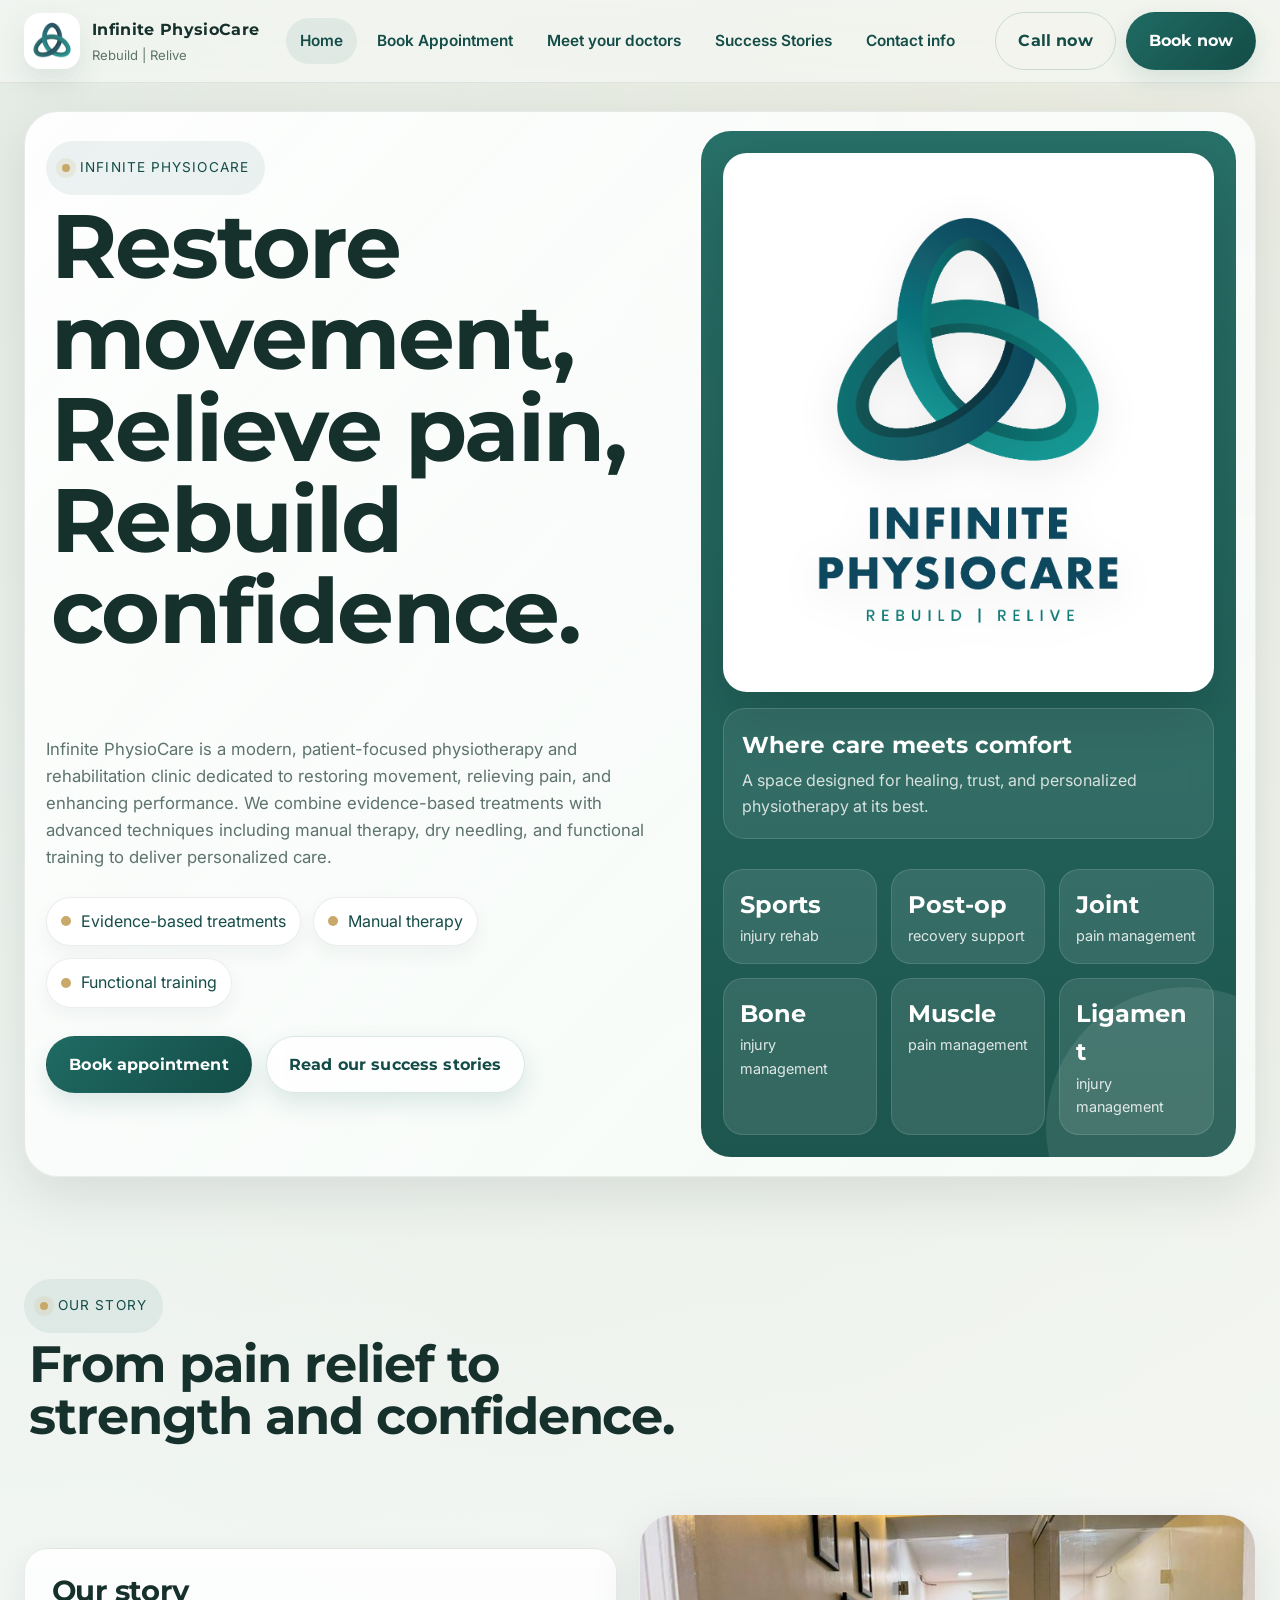
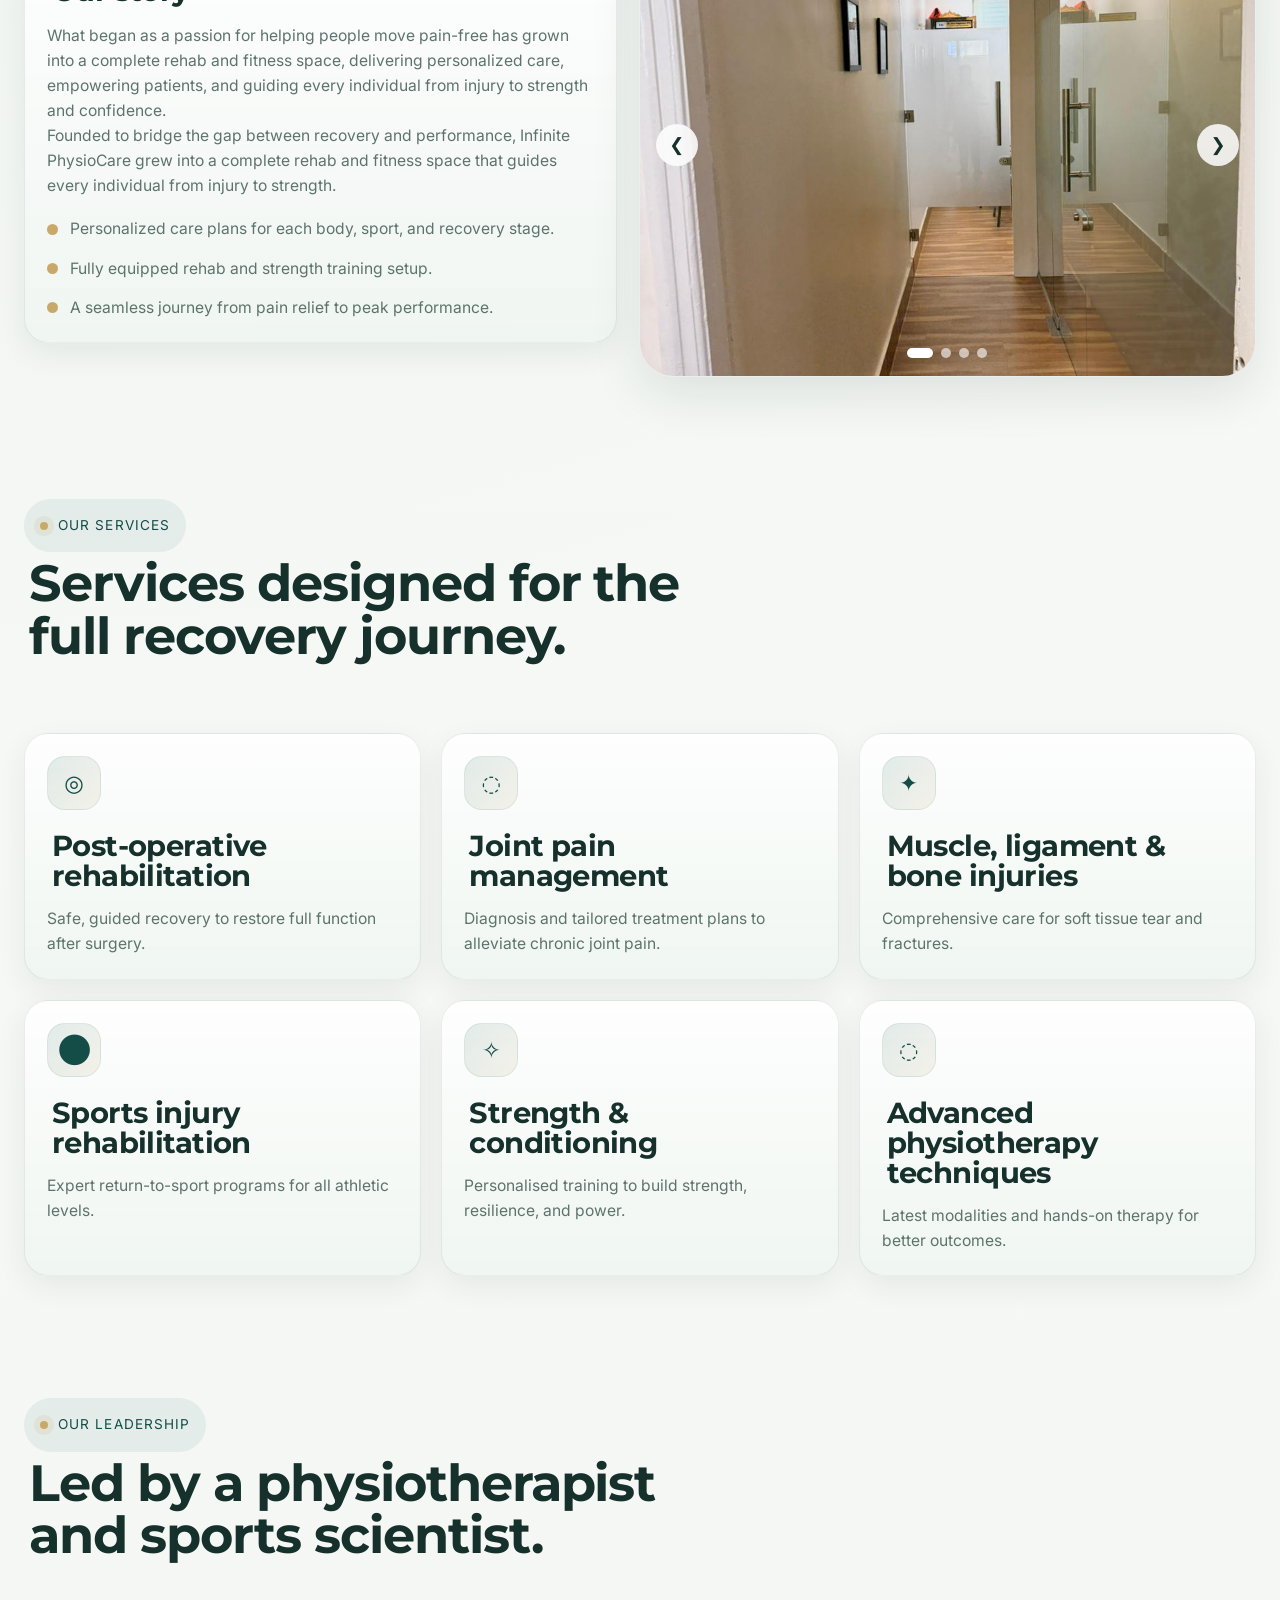
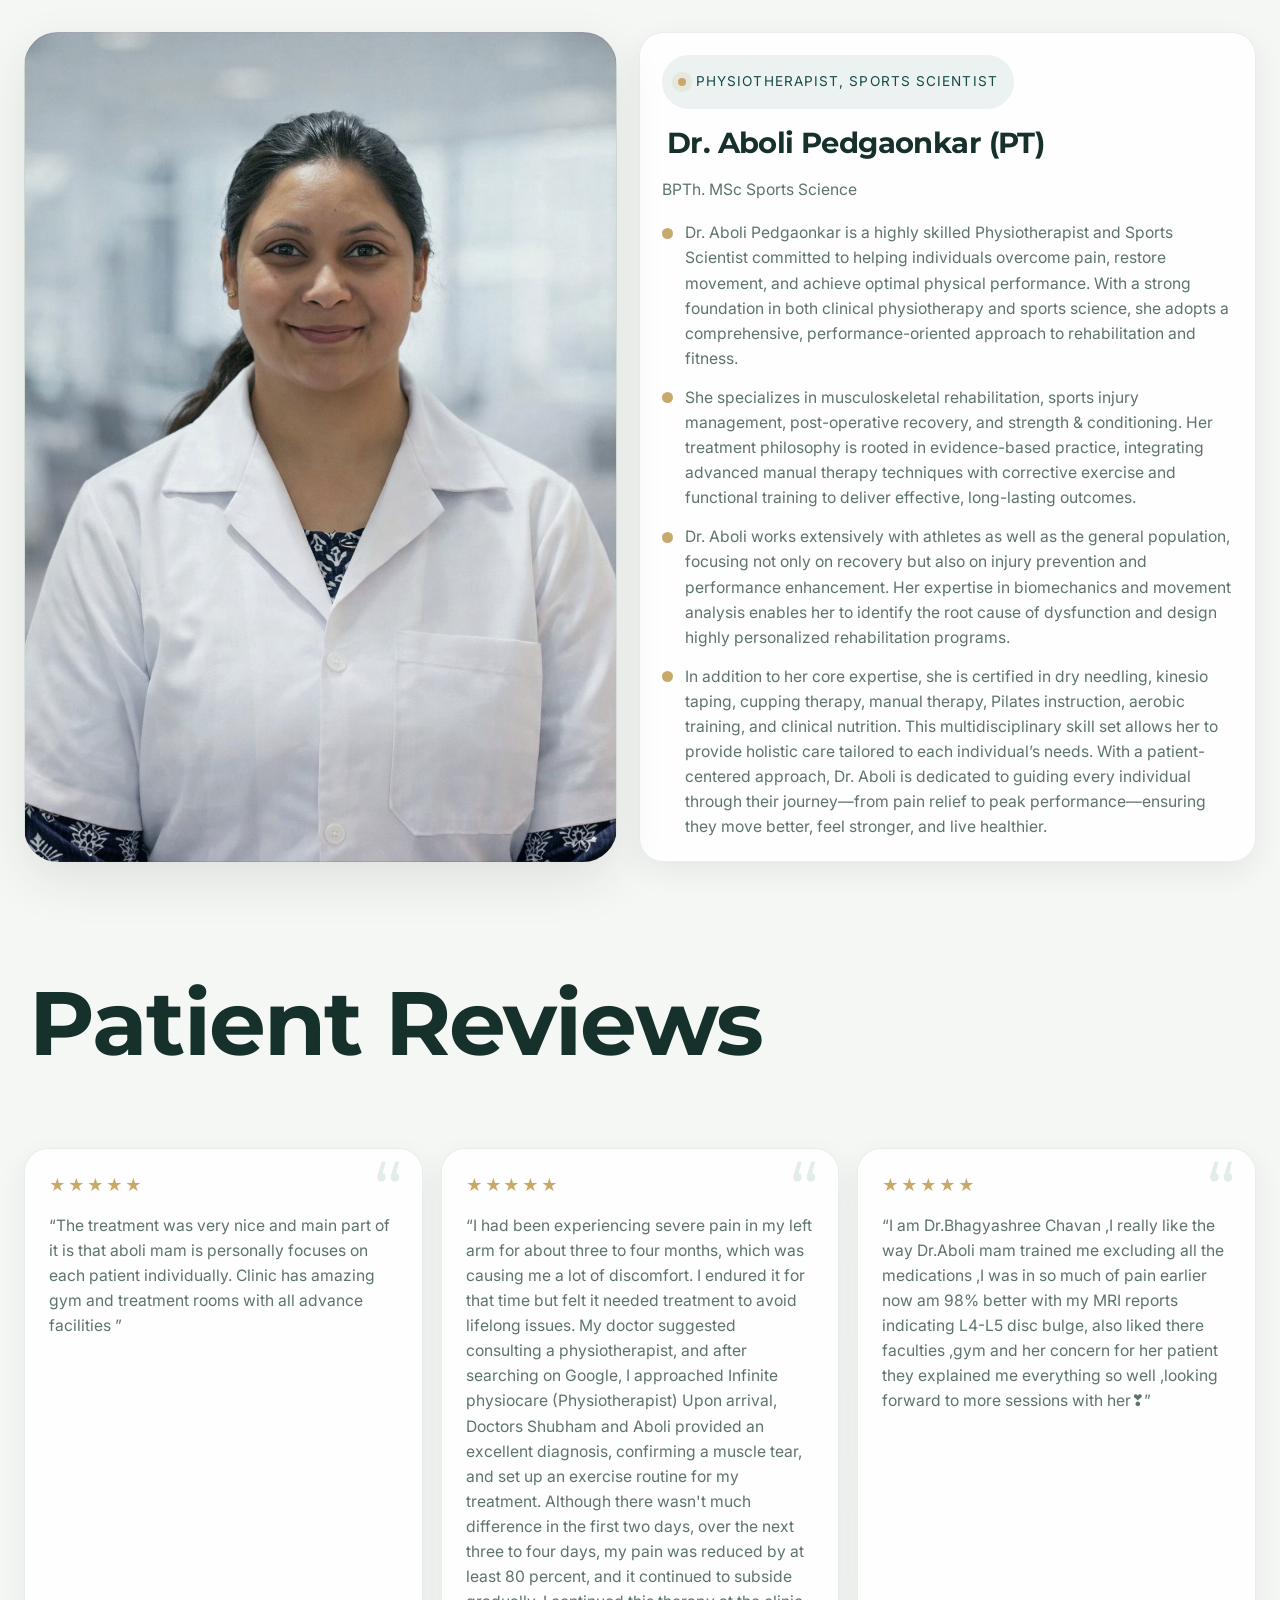
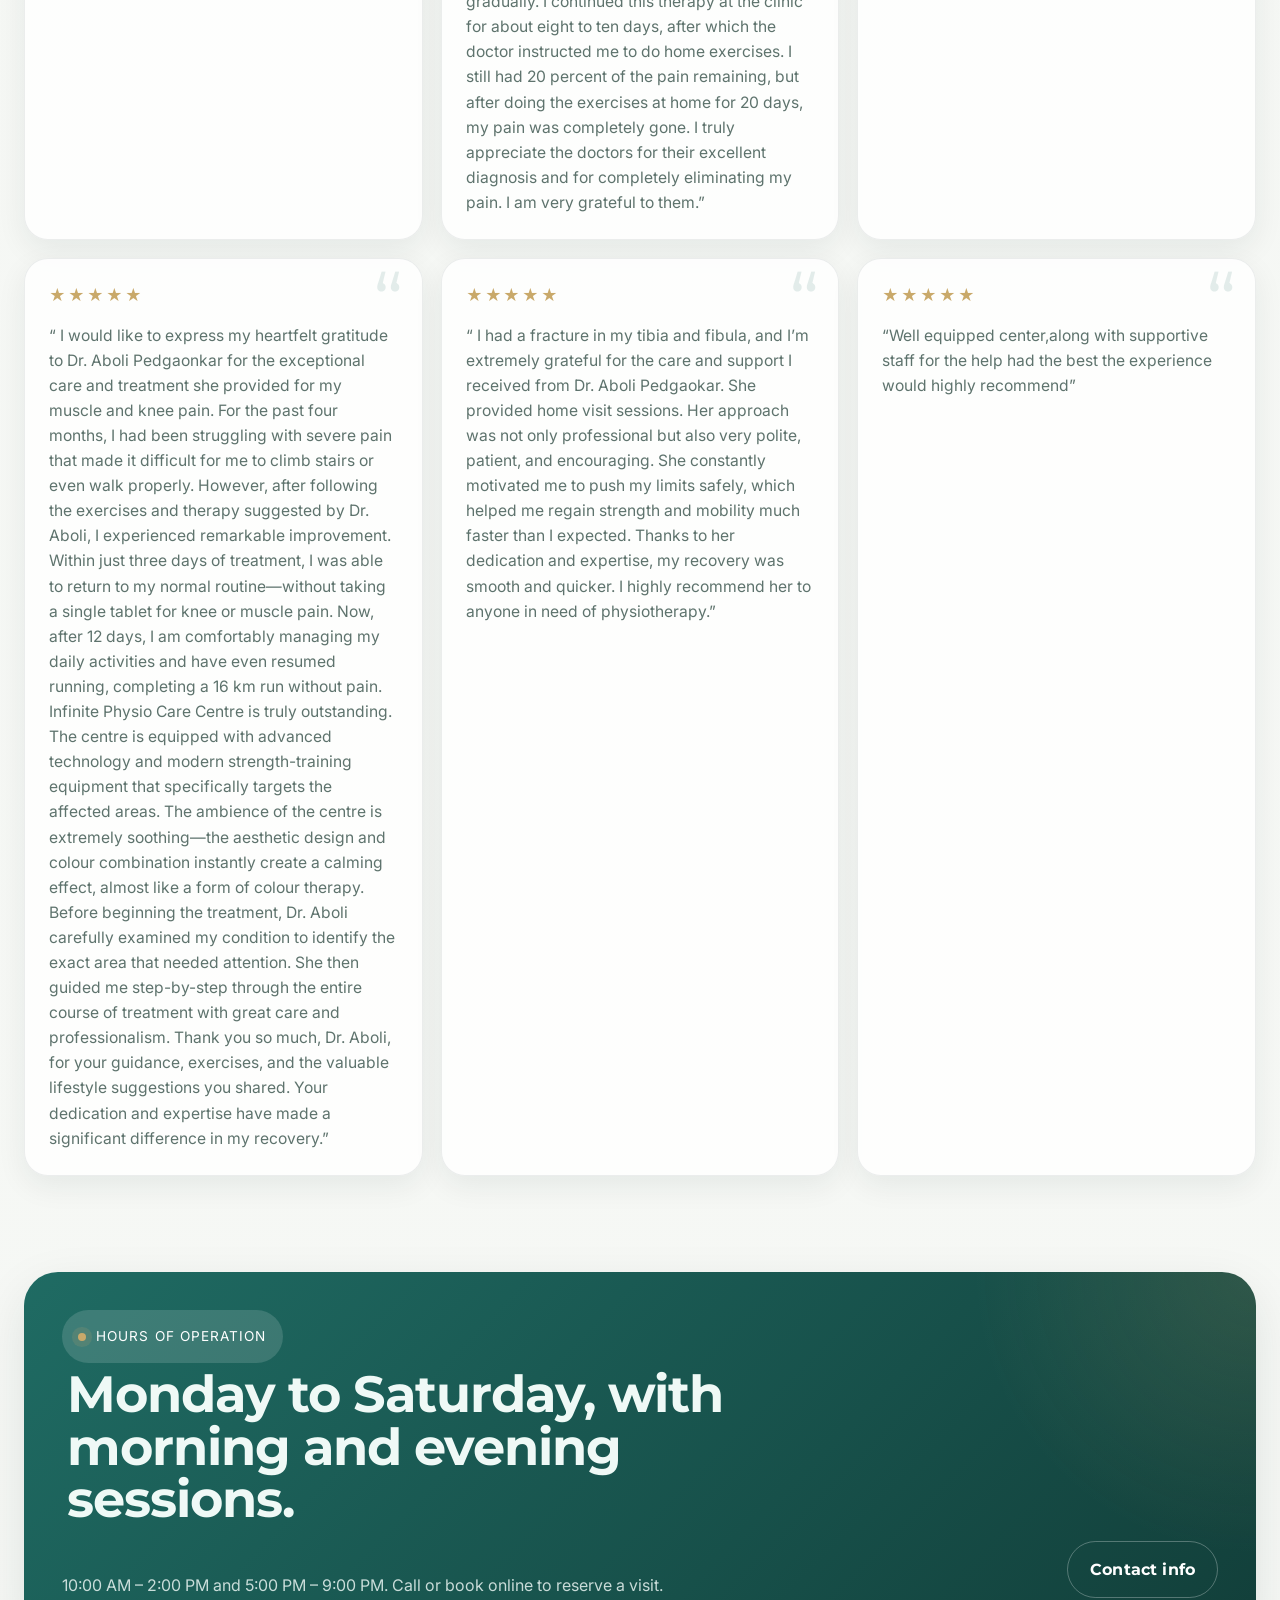
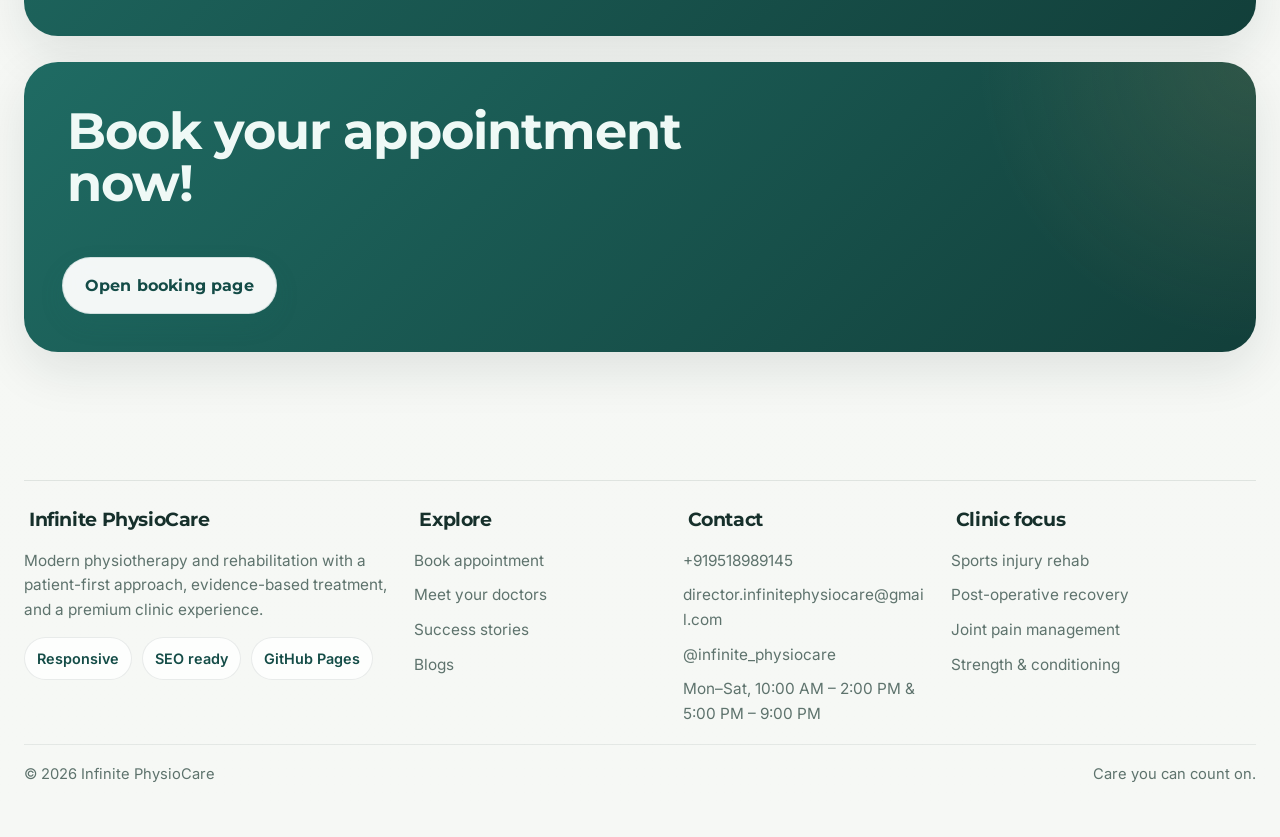
<file: index.html>
<!DOCTYPE html>
<html lang="en-IN">
<head>
  <meta charset="UTF-8">
  <meta name="viewport" content="width=device-width, initial-scale=1, viewport-fit=cover">
  <meta name="theme-color" content="#1f6b63">
  <title>Infinite PhysioCare | Physiotherapy & Rehabilitation Clinic</title>
  <meta name="description" content="Infinite PhysioCare is a modern, patient-focused physiotherapy and rehabilitation clinic in Chhatrapati Sambhajinagar, built to restore movement, relieve pain, and enhance performance.">
  <meta name="robots" content="index,follow,max-image-preview:large,max-snippet:-1,max-video-preview:-1">
  <link rel="canonical" href="https://infinitephysiocare.org/">
  <meta property="og:type" content="website">
  <meta property="og:site_name" content="Infinite PhysioCare">
  <meta property="og:title" content="Infinite PhysioCare | Physiotherapy & Rehabilitation Clinic">
  <meta property="og:description" content="Infinite PhysioCare is a modern, patient-focused physiotherapy and rehabilitation clinic in Chhatrapati Sambhajinagar, built to restore movement, relieve pain, and enhance performance.">
  <meta property="og:url" content="https://infinitephysiocare.org/">
  <meta property="og:image" content="https://infinitephysiocare.org/assets/images/og-cover.jpg">
  <meta name="twitter:card" content="summary_large_image">
  <meta name="twitter:title" content="Infinite PhysioCare | Physiotherapy & Rehabilitation Clinic">
  <meta name="twitter:description" content="Infinite PhysioCare is a modern, patient-focused physiotherapy and rehabilitation clinic in Chhatrapati Sambhajinagar, built to restore movement, relieve pain, and enhance performance.">
  <meta name="twitter:image" content="https://infinitephysiocare.org/assets/images/og-cover.jpg">
  <link rel="icon" href="assets/icons/favicon.png" type="image/png">
  <link rel="apple-touch-icon" href="assets/icons/favicon.png">
  <link rel="manifest" href="site.webmanifest">
  <link rel="preconnect" href="https://fonts.googleapis.com">
  <link rel="preconnect" href="https://fonts.gstatic.com" crossorigin>
  <link href="https://fonts.googleapis.com/css2?family=Inter:wght@400;500;600;700;800&family=Montserrat:wght@500;600;700;800;900&display=swap" rel="stylesheet">
  <link rel="stylesheet" href="./styles.css">
  <script type="application/ld+json">{"@context": "https://schema.org", "@type": "MedicalClinic", "name": "Infinite PhysioCare", "url": "https://infinitephysiocare.org", "description": "Infinite PhysioCare is a modern, patient-focused physiotherapy and rehabilitation clinic dedicated to restoring movement, relieving pain, and enhancing performance.", "medicalSpecialty": ["Physiotherapy", "Rehabilitation", "Sports Medicine"], "telephone": "09518989145", "email": "director.infinitephysiocare@gmail.com", "address": {"@type": "PostalAddress", "streetAddress": "Ranjalkar Hospital, P1, Town Centre, CIDCO", "addressLocality": "Chhatrapati Sambhajinagar", "addressCountry": "IN"}}</script>
</head>
  <script>
    document.addEventListener('DOMContentLoaded', () => {

    const slides = document.querySelectorAll('.carousel-slide');
    const dots = document.querySelectorAll('.dot');
    const nextBtn = document.querySelector('.carousel-btn.next');
    const prevBtn = document.querySelector('.carousel-btn.prev');

    if (!slides.length || !nextBtn || !prevBtn) {
      console.error('Carousel elements not found');
      return;
    }

    let current = 0;

    function showSlide(index) {
      slides.forEach(slide => slide.classList.remove('active'));
      dots.forEach(dot => dot.classList.remove('active'));

      slides[index].classList.add('active');

      if (dots[index]) {
        dots[index].classList.add('active');
      }

      current = index;
    }

    nextBtn.addEventListener('click', () => {
      showSlide((current + 1) % slides.length);
    });

    prevBtn.addEventListener('click', () => {
      showSlide((current - 1 + slides.length) % slides.length);
    });

    dots.forEach((dot, index) => {
      dot.addEventListener('click', () => showSlide(index));
    });

    setInterval(() => {
      showSlide((current + 1) % slides.length);
    }, 5000);

    });
  </script>
<body>

<header class="site-header">
  <div class="container nav-wrap">
    <a class="brand" href="index.html" aria-label="Infinite PhysioCare home">
      <img class="brand-mark" src="assets/icons/favicon.png" alt="" aria-hidden="true">
      <span class="brand-text">
        <strong>Infinite PhysioCare</strong>
        <span>Rebuild | Relive</span>
      </span>
    </a>
    <button class="nav-toggle" type="button" data-nav-toggle aria-expanded="false" aria-label="Open navigation">
      <span aria-hidden="true"></span>
    </button>
    <nav class="nav" data-nav aria-label="Primary">
      <a class="active" href="index.html">Home</a>
      <a class="" href="book-appointment.html">Book Appointment</a>
      <a class="" href="experts.html">Meet your doctors</a>
      <a class="" href="stories.html">Success Stories</a>
      <a class="" href="contact.html">Contact info</a>
    </nav>
    <div class="header-cta">
      <a class="btn ghost" href="tel:919518989145">Call now</a>
      <a class="btn primary" target="_blank" href="https://docs.google.com/forms/d/1b_uJWmqzV2NCBpEC1mZxfzNerrixn_BNH-YgndUUw0E/edit?pli=1">Book now</a>
    </div>
  </div>
</header>
<main id="main">

<section class="hero">
  <div class="container">
    <div class="hero-shell">
      <div class="hero-copy">
        <span class="kicker">Infinite PhysioCare</span>
        <h1>Restore movement, Relieve pain, Rebuild confidence.</h1>
        <p class="lead">Infinite PhysioCare is a modern, patient-focused physiotherapy and rehabilitation clinic dedicated to restoring movement, relieving pain, and enhancing performance. We combine evidence-based treatments with advanced techniques including manual therapy, dry needling, and functional training to deliver personalized care.</p>
        <div class="hero-meta">
          <span class="pill"><i></i> Evidence-based treatments</span>
          <span class="pill"><i></i> Manual therapy</span>
          <span class="pill"><i></i> Functional training</span>
        </div>
        <div class="btn-row" style="margin-top:28px">
          <a class="btn primary" target="_blank" href="https://docs.google.com/forms/d/1b_uJWmqzV2NCBpEC1mZxfzNerrixn_BNH-YgndUUw0E/edit?pli=1">Book appointment</a>
          <a class="btn secondary" href="">Read our success stories</a>
        </div>
      </div>
      <div class="hero-card">
        <div class="logo-display">
          <img class="hero-logo" src="assets/images/logo_main.png" alt="Infinite PhysioCare logo">
        </div>
        <div class="hero-panel">
          <div class="surface-card">
            <strong>Where care meets comfort</strong>
            <p>A space designed for healing, trust, and personalized physiotherapy at its best.</p>
          </div>
          <div class="hero-stats">
            <div class="stat"><b>Sports</b><span>injury rehab</span></div>
            <div class="stat"><b>Post-op</b><span>recovery support</span></div>
            <div class="stat"><b>Joint</b><span>pain management</span></div>
            <div class="stat"><b>Bone</b><span>injury management</span></div>
            <div class="stat"><b>Muscle</b><span>pain management</span></div>
            <div class="stat"><b>Ligament</b><span> injury management</span></div>
          </div>
        </div>
      </div>
    </div>
  </div>
</section>

<section class="section">
  <div class="container">
    <div class="section-heading">
      <div class="copy">
        <span class="kicker">Our story</span>
        <h2>From pain relief to strength and confidence.</h2>
      </div>
    </div>

    <div class="feature-layout">
      <div class="card soft">
        <h3>Our story</h3>
        <p style="margin-top:12px">
          What began as a passion for helping people move pain-free has grown into a complete rehab and fitness space, delivering personalized care, empowering patients, and guiding every individual from injury to strength and confidence.
        </p>
        <p>
          Founded to bridge the gap between recovery and performance, Infinite PhysioCare grew into a complete rehab and fitness space that guides every individual from injury to strength.
        </p>

        <div class="list">
          <div class="list-item">
            <span class="bullet"></span>
            <p>Personalized care plans for each body, sport, and recovery stage.</p>
          </div>

          <div class="list-item">
            <span class="bullet"></span>
            <p>Fully equipped rehab and strength training setup.</p>
          </div>

          <div class="list-item">
            <span class="bullet"></span>
            <p>A seamless journey from pain relief to peak performance.</p>
          </div>
        </div>
      </div>

      <div class="visual carousel">
        <div class="carousel-track">
          <img src="assets/images/entrance.jpeg" alt="Entrance" class="carousel-slide">
          <img src="assets/images/lobby.jpeg" alt="Lobby" class="carousel-slide active">
          <img src="assets/images/gym.jpeg" alt="Gym" class="carousel-slide">
          <img src="assets/images/bed-2.jpeg" alt="Treatment Room" class="carousel-slide">
          <img src="assets/images/bed.jpeg" alt="Treatment Room" class="carousel-slide">
          <img src="assets/images/bed-3.jpeg" alt="Treatment Room" class="carousel-slide">
          <img src="assets/images/reception.jpeg" alt="Treatment Room" class="carousel-slide">
        </div>

        <button type="button" class="carousel-btn prev">&#10094;</button>
        <button type="button" class="carousel-btn next">&#10095;</button>

        <div class="carousel-dots">
          <span class="dot active"></span>
          <span class="dot"></span>
          <span class="dot"></span>
          <span class="dot"></span>
        </div>
      </div>
    </div>
  </div>
</section>

<section class="section compact">
  <div class="container">
    <div class="section-heading">
      <div class="copy">
        <span class="kicker">Our services</span>
        <h2>Services designed for the full recovery journey.</h2>
      </div>
    </div>
    <div class="cards">
      <article class="card soft"><div class="icon-badge">◎</div><h3>Post-operative rehabilitation</h3><p>Safe, guided recovery to restore full function after surgery.</p></article>
      <article class="card soft"><div class="icon-badge">◌</div><h3>Joint pain management</h3><p>Diagnosis and tailored treatment plans to alleviate chronic joint pain.</p></article>
      <article class="card soft"><div class="icon-badge">✦</div><h3>Muscle, ligament & bone injuries</h3><p>Comprehensive care for soft tissue tear and fractures.</p></article>
      <article class="card soft"><div class="icon-badge">⬤</div><h3>Sports injury rehabilitation</h3><p>Expert return-to-sport programs for all athletic levels.</p></article>
      <article class="card soft"><div class="icon-badge">✧</div><h3>Strength & conditioning</h3><p>Personalised training to build strength, resilience, and power.</p></article>
      <article class="card soft"><div class="icon-badge">◌</div><h3>Advanced physiotherapy techniques</h3><p>Latest modalities and hands-on therapy for better outcomes.</p></article>
    </div>
  </div>
</section>

<section class="section">
  <div class="container">
    <div class="section-heading">
      <div class="copy">
        <span class="kicker">Our leadership</span>
        <h2>Led by a physiotherapist and sports scientist.</h2>
      </div>
    </div>
    <div class="feature-layout">
      <div class="visual-doctor">
      </div>
      <div class="card profile">
        <span class="kicker">Physiotherapist, Sports Scientist</span>
        <h3 style="margin-top:14px">Dr. Aboli Pedgaonkar (PT)</h3>
        <p class="lead" style="margin-top:14px">BPTh. MSc Sports Science</p>
        <div class="list">
          <div class="list-item"><span class="bullet"></span><p>Dr. Aboli Pedgaonkar is a highly skilled Physiotherapist and Sports Scientist committed to helping individuals overcome pain, restore movement, and achieve optimal physical performance. With a strong foundation in both clinical physiotherapy and sports science, she adopts a comprehensive, performance-oriented approach to rehabilitation and fitness.</p></div>
          <div class="list-item"><span class="bullet"></span><p>She specializes in musculoskeletal rehabilitation, sports injury management, post-operative recovery, and strength & conditioning. Her treatment philosophy is rooted in evidence-based practice, integrating advanced manual therapy techniques with corrective exercise and functional training to deliver effective, long-lasting outcomes.</p></div>
          <div class="list-item"><span class="bullet"></span><p>Dr. Aboli works extensively with athletes as well as the general population, focusing not only on recovery but also on injury prevention and performance enhancement. Her expertise in biomechanics and movement analysis enables her to identify the root cause of dysfunction and design highly personalized rehabilitation programs.</p></div>
          <div class="list-item"><span class="bullet"></span><p>In addition to her core expertise, she is certified in dry needling, kinesio taping, cupping therapy, manual therapy, Pilates instruction, aerobic training, and clinical nutrition. This multidisciplinary skill set allows her to provide holistic care tailored to each individual’s needs. With a patient-centered approach, Dr. Aboli is dedicated to guiding every individual through their journey—from pain relief to peak performance—ensuring they move better, feel stronger, and live healthier.</p></div>
        </div>
      </div>
    </div>
  </div>
</section>

<section class="page-hero">
  <div class="container">
    <h1>Patient Reviews</h1>
    <div class="testimonials">
      <article class="card quote"><div class="stars">★★★★★</div><p>“The treatment was very nice and main part of it is that aboli mam is personally focuses on each patient individually. Clinic has amazing gym and treatment rooms with all advance facilities
”</p></article>
      <article class="card quote"><div class="stars">★★★★★</div><p>“I had been experiencing severe pain in my left arm for about three to four months, which was causing me a lot of discomfort. I endured it for that time but felt it needed treatment to avoid lifelong issues.
My doctor suggested consulting a physiotherapist, and after searching on Google, I approached Infinite physiocare (Physiotherapist)
Upon arrival, Doctors Shubham and Aboli provided an excellent diagnosis, confirming a muscle tear, and set up an exercise routine for my treatment.
Although there wasn't much difference in the first two days, over the next three to four days, my pain was reduced by at least 80 percent, and it continued to subside gradually.
I continued this therapy at the clinic for about eight to ten days, after which the doctor instructed me to do home exercises. I still had 20 percent of the pain remaining, but after doing the exercises at home for 20 days, my pain was completely gone.
I truly appreciate the doctors for their excellent diagnosis and for completely eliminating my pain. I am very grateful to them.”</p></article>
      <article class="card quote"><div class="stars">★★★★★</div><p>“I am Dr.Bhagyashree Chavan ,I really like the way Dr.Aboli mam trained me excluding all the medications ,I was in so much of pain earlier now am 98% better with my MRI reports indicating L4-L5 disc bulge, also liked there faculties ,gym and her concern for her patient they explained me everything so well ,looking forward to more sessions with her❣️”</p></article>
      <article class="card quote"><div class="stars">★★★★★</div><p>“

I would like to express my heartfelt gratitude to Dr. Aboli Pedgaonkar for the exceptional care and treatment she provided for my muscle and knee pain.
For the past four months, I had been struggling with severe pain that made it difficult for me to climb stairs or even walk properly. However, after following the exercises and therapy suggested by Dr. Aboli, I experienced remarkable
improvement. Within just three days of treatment, I was able to return to my normal routine—without taking a single tablet for knee or muscle pain. Now, after 12 days, I am comfortably managing my daily activities and have even resumed running, completing a 16 km run without pain.
Infinite Physio Care Centre is truly outstanding. The centre is equipped with advanced technology and modern strength-training equipment that specifically targets the affected areas. The ambience of the centre is extremely soothing—the aesthetic design and colour combination instantly create a calming effect, almost like a form of colour therapy.
Before beginning the treatment, Dr. Aboli carefully examined my condition to identify the exact area that needed attention. She then guided me step-by-step through the entire course of treatment with great care and professionalism.
Thank you so much, Dr. Aboli, for your guidance, exercises, and the valuable lifestyle suggestions you shared. Your dedication and expertise have made a significant difference in my recovery.”</p></article>
      <article class="card quote"><div class="stars">★★★★★</div><p>“
I had a fracture in my tibia and fibula, and I’m extremely grateful for the care and support I received from Dr. Aboli Pedgaokar. She provided home visit sessions.
Her approach was not only professional but also very polite, patient, and encouraging. She constantly motivated me to push my limits safely, which helped me regain strength and mobility much faster than I expected.
Thanks to her dedication and expertise, my recovery was smooth and quicker. I highly recommend her to anyone in need of physiotherapy.”</p></article>
      <article class="card quote"><div class="stars">★★★★★</div><p>“Well equipped center,along with supportive staff for the help
had the best the experience would highly recommend”</p></article>
    </div>
  </div>
</section>

<section class="section">
  <div class="container">
    <div class="cta">
      <div class="section-heading" style="margin-bottom:0">
        <div class="copy">
          <span class="kicker" style="background:rgba(255,255,255,.14); color:#fff">Hours of operation</span>
          <h2>Monday to Saturday, with morning and evening sessions.</h2>
          <p>10:00 AM – 2:00 PM and 5:00 PM – 9:00 PM. Call or book online to reserve a visit.</p>
        </div>
        <div class="btn-row">
          <a class="btn ghost" style="border-color:rgba(255,255,255,.28); color:#fff" href="contact.html">Contact info</a>
        </div>
      </div>
    </div>
    <br>
  </div>
    <div class="container">
    <div class="cta">
      <div class="section-heading" style="margin-bottom:0">
        <div class="copy">
          <h2>Book your appointment now!</h2>
          <a class="btn secondary" href="">Open booking page</a>
        </div>
      </div>
    </div>
  </div>
</section>

<!-- <section class="section compact">
  <div class="container">
    <div class="section-heading">
      <div class="copy">
        <span class="kicker">Blogs</span>
        <h2>Educational content you can expand over time.</h2>
      </div>
      <a class="btn ghost" href="">Open blog library</a>
    </div>
    <div class="blog-grid">
      <article class="card blog-card">
        <div class="blog-thumb"></div>
        <div class="meta"><span>Back pain</span><span>•</span><span>6 min read</span></div>
        <h3><a href="/blogs/back-pain-relief.html">How to reduce lower back pain safely</a></h3>
        <p>Educational article for posture, movement, and conservative pain relief.</p>
      </article>
      <article class="card blog-card">
        <div class="blog-thumb"></div>
        <div class="meta"><span>Posture</span><span>•</span><span>5 min read</span></div>
        <h3><a href="/blogs/posture-tips.html">Desk posture habits that actually help</a></h3>
        <p>SEO-friendly content for desk workers, students, and office clients.</p>
      </article>
      <article class="card blog-card">
        <div class="meta"><span>Sports rehab</span><span>•</span><span>7 min read</span></div>
        <h3><a href="/blogs/sports-rehab.html">What recovery after sports injury should look like</a></h3>
        <p>Build authority around rehab planning, progression, and return-to-play.</p>
        <div class="blog-thumb" style="margin-top:18px"></div>
      </article>
    </div>
  </div>
</section> -->

</main>
<footer class="footer">
  <div class="container">
    <div class="footer-grid">
      <div>
        <h4>Infinite PhysioCare</h4>
        <p>Modern physiotherapy and rehabilitation with a patient-first approach, evidence-based treatment, and a premium clinic experience.</p>
        <div class="badges">
          <span class="badge">Responsive</span>
          <span class="badge">SEO ready</span>
          <span class="badge">GitHub Pages</span>
        </div>
      </div>
      <div>
        <h4>Explore</h4>
        <ul>
          <li><a href="book-appointment.html">Book appointment</a></li>
          <li><a href="experts.html">Meet your doctors</a></li>
          <li><a href="stories.html">Success stories</a></li>
          <li><a href="">Blogs</a></li>
        </ul>
      </div>
      <div>
        <h4>Contact</h4>
        <ul>
          <li><a href="tel:919518989145">+919518989145</a></li>
          <li><a href="mailto:director.infinitephysiocare@gmail.com">director.infinitephysiocare@gmail.com</a></li>
          <li><a href="https://instagram.com/infinite_physiocare" target="_blank" rel="noopener">@infinite_physiocare</a></li>
          <li>Mon–Sat, 10:00 AM – 2:00 PM &amp; 5:00 PM – 9:00 PM</li>
        </ul>
      </div>
      <div>
        <h4>Clinic focus</h4>
        <ul>
          <li>Sports injury rehab</li>
          <li>Post-operative recovery</li>
          <li>Joint pain management</li>
          <li>Strength & conditioning</li>
        </ul>
      </div>
    </div>
    <div class="footer-bottom">
      <div>© <span data-year></span> Infinite PhysioCare</div>
      <div>Care you can count on.</div>
    </div>
  </div>
</footer>
<script src="script.js" defer></script>
</body>
</html>
</file>
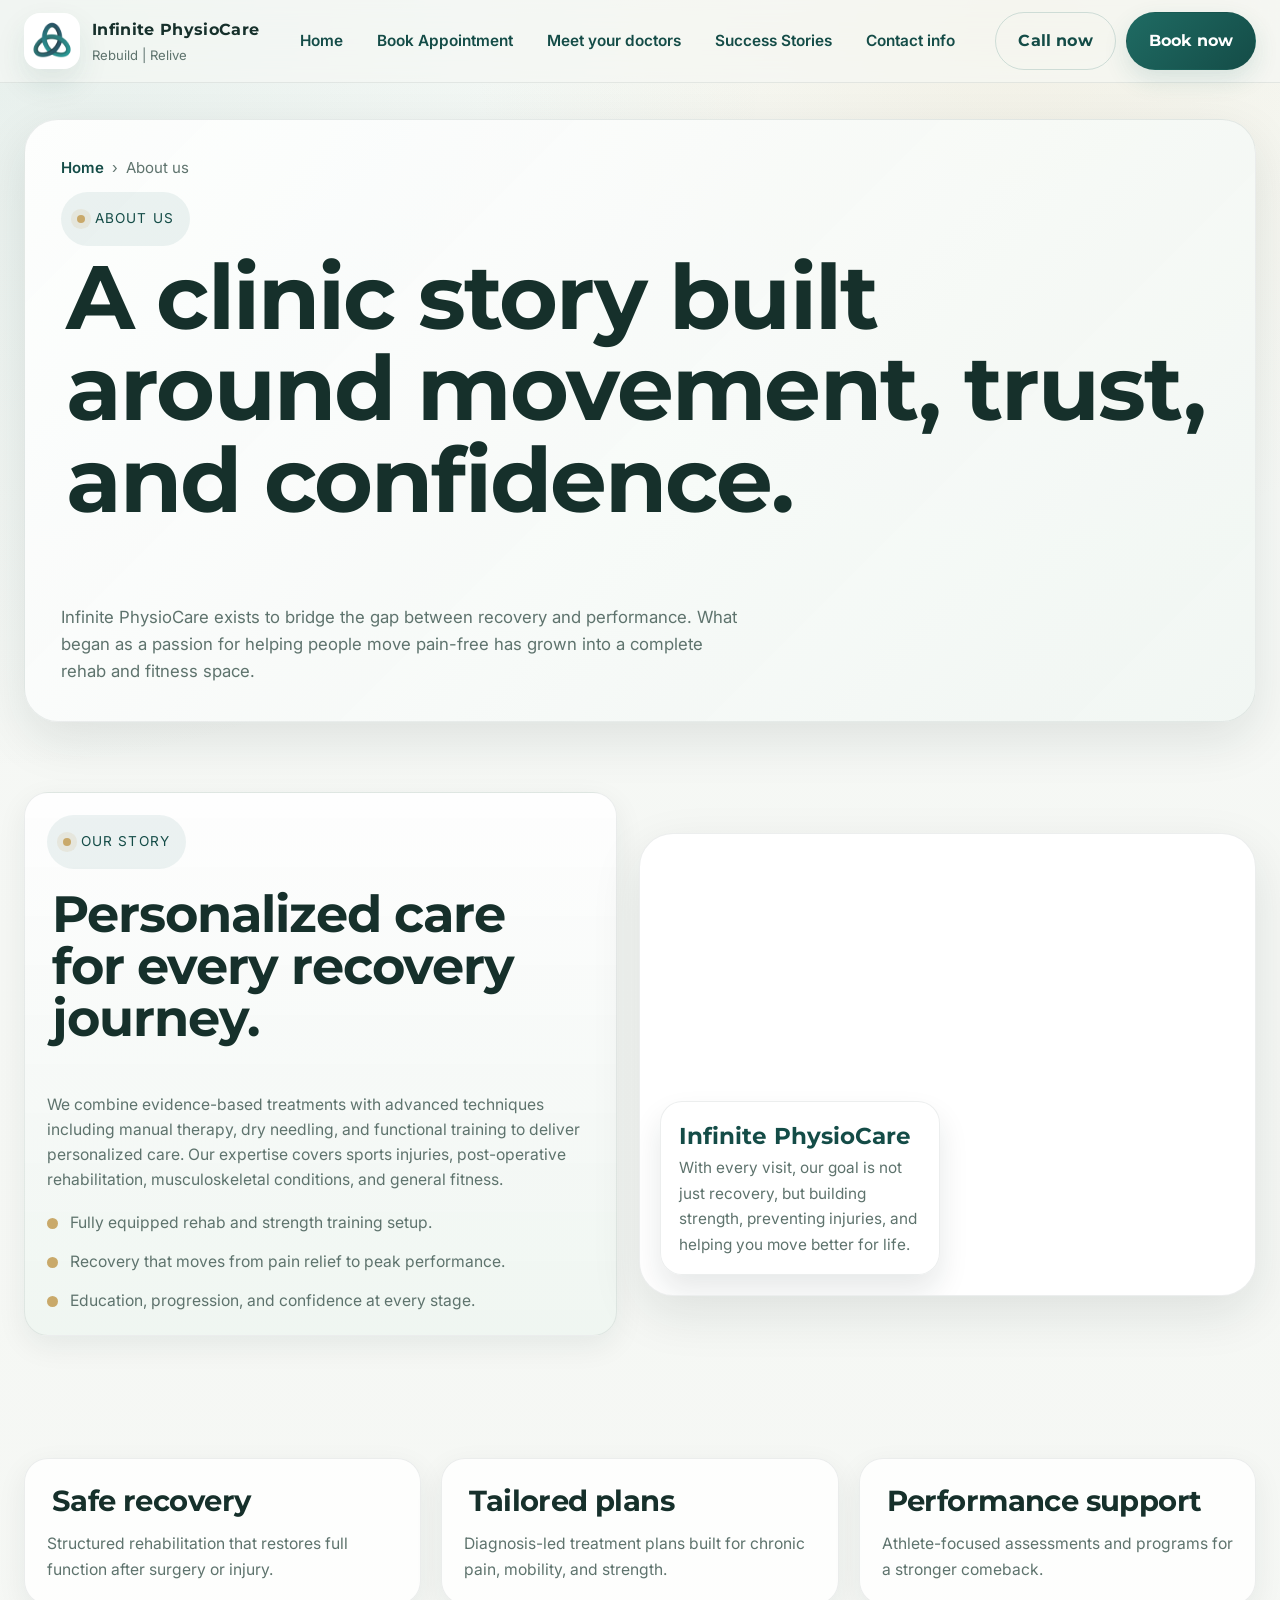
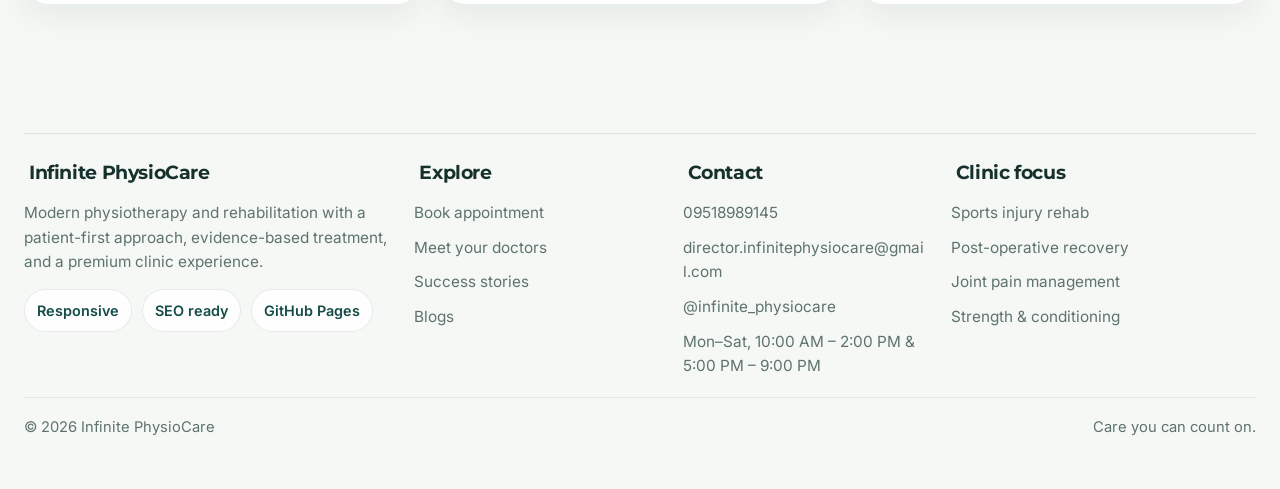
<file: about.html>
<!DOCTYPE html>
<html lang="en-IN">
<head>
  <meta charset="UTF-8">
  <meta name="viewport" content="width=device-width, initial-scale=1, viewport-fit=cover">
  <meta name="theme-color" content="#1f6b63">
  <title>About Us | Infinite PhysioCare</title>
  <meta name="description" content="Learn about Infinite PhysioCare, our story, treatment philosophy, and the patient-first approach behind our rehabilitation clinic.">
  <meta name="robots" content="index,follow,max-image-preview:large,max-snippet:-1,max-video-preview:-1">
  <link rel="canonical" href="https://infinitephysiocare.org/about.html">
  <meta property="og:type" content="website">
  <meta property="og:site_name" content="Infinite PhysioCare">
  <meta property="og:title" content="About Us | Infinite PhysioCare">
  <meta property="og:description" content="Learn about Infinite PhysioCare, our story, treatment philosophy, and the patient-first approach behind our rehabilitation clinic.">
  <meta property="og:url" content="https://infinitephysiocare.org/about.html">
  <meta property="og:image" content="https://infinitephysiocare.org/assets/images/og-cover.jpg">
  <meta name="twitter:card" content="summary_large_image">
  <meta name="twitter:title" content="About Us | Infinite PhysioCare">
  <meta name="twitter:description" content="Learn about Infinite PhysioCare, our story, treatment philosophy, and the patient-first approach behind our rehabilitation clinic.">
  <meta name="twitter:image" content="https://infinitephysiocare.org/assets/images/og-cover.jpg">
  <link rel="icon" href="assets/icons/favicon.png" type="image/png">
  <link rel="apple-touch-icon" href="assets/icons/favicon.png">
  <link rel="manifest" href="site.webmanifest">
  <link rel="preconnect" href="https://fonts.googleapis.com">
  <link rel="preconnect" href="https://fonts.gstatic.com" crossorigin>
  <link href="https://fonts.googleapis.com/css2?family=Inter:wght@400;500;600;700;800&family=Montserrat:wght@500;600;700;800;900&display=swap" rel="stylesheet">
  <link rel="stylesheet" href="./styles.css">
<script type="application/ld+json">{"@context": "https://schema.org", "@type": "MedicalClinic", "name": "Infinite PhysioCare", "url": "https://infinitephysiocare.org", "description": "Infinite PhysioCare is a modern, patient-focused physiotherapy and rehabilitation clinic dedicated to restoring movement, relieving pain, and enhancing performance.", "medicalSpecialty": ["Physiotherapy", "Rehabilitation", "Sports Medicine"], "telephone": "09518989145", "email": "director.infinitephysiocare@gmail.com", "address": {"@type": "PostalAddress", "streetAddress": "Ranjalkar Hospital, P1, Town Centre, CIDCO", "addressLocality": "Chhatrapati Sambhajinagar", "addressCountry": "IN"}}</script>
</head><body>
<header class="site-header">
  <div class="container nav-wrap">
    <a class="brand" href="index.html" aria-label="Infinite PhysioCare home">
      <img class="brand-mark" src="assets/icons/favicon.png" alt="" aria-hidden="true">
      <span class="brand-text">
        <strong>Infinite PhysioCare</strong>
        <span>Rebuild | Relive</span>
      </span>
    </a>
    <button class="nav-toggle" type="button" data-nav-toggle aria-expanded="false" aria-label="Open navigation">
      <span aria-hidden="true"></span>
    </button>
    <nav class="nav" data-nav aria-label="Primary">
      <a class="" href="index.html">Home</a>
      <a class="" href="book-appointment.html">Book Appointment</a>
      <a class="" href="experts.html">Meet your doctors</a>
      <a class="" href="stories.html">Success Stories</a>
      <a class="" href="contact.html">Contact info</a>
    </nav>
    <div class="header-cta">
      <a class="btn ghost" href="tel:09518989145">Call now</a>
      <a class="btn primary" href="book-appointment.html">Book now</a>
    </div>
  </div>
</header>
<main id="main">

<section class="page-hero">
  <div class="container">
    <div class="page-shell">
      <div class="breadcrumbs"><a href="index.html">Home</a><span>›</span><span>About us</span></div>
      <span class="kicker">About us</span>
      <h1>A clinic story built around movement, trust, and confidence.</h1>
      <p class="lead" style="margin-top:18px">Infinite PhysioCare exists to bridge the gap between recovery and performance. What began as a passion for helping people move pain-free has grown into a complete rehab and fitness space.</p>
    </div>
  </div>
</section>

<section class="section compact">
  <div class="container">
    <div class="feature-layout">
      <div class="card soft">
        <span class="kicker">Our story</span>
        <h2 style="margin-top:14px">Personalized care for every recovery journey.</h2>
        <p class="lead" style="margin-top:14px">We combine evidence-based treatments with advanced techniques including manual therapy, dry needling, and functional training to deliver personalized care. Our expertise covers sports injuries, post-operative rehabilitation, musculoskeletal conditions, and general fitness.</p>
        <div class="list">
          <div class="list-item"><span class="bullet"></span><p>Fully equipped rehab and strength training setup.</p></div>
          <div class="list-item"><span class="bullet"></span><p>Recovery that moves from pain relief to peak performance.</p></div>
          <div class="list-item"><span class="bullet"></span><p>Education, progression, and confidence at every stage.</p></div>
        </div>
      </div>
      <div class="visual">
        <div class="visual-badge">
          <strong>Infinite PhysioCare</strong>
          <span>With every visit, our goal is not just recovery, but building strength, preventing injuries, and helping you move better for life.</span>
        </div>
      </div>
    </div>
  </div>
</section>

<section class="section">
  <div class="container">
    <div class="cards">
      <article class="card"><h3>Safe recovery</h3><p style="margin-top:10px">Structured rehabilitation that restores full function after surgery or injury.</p></article>
      <article class="card"><h3>Tailored plans</h3><p style="margin-top:10px">Diagnosis-led treatment plans built for chronic pain, mobility, and strength.</p></article>
      <article class="card"><h3>Performance support</h3><p style="margin-top:10px">Athlete-focused assessments and programs for a stronger comeback.</p></article>
    </div>
  </div>
</section>
</main>
<footer class="footer">
  <div class="container">
    <div class="footer-grid">
      <div>
        <h4>Infinite PhysioCare</h4>
        <p>Modern physiotherapy and rehabilitation with a patient-first approach, evidence-based treatment, and a premium clinic experience.</p>
        <div class="badges">
          <span class="badge">Responsive</span>
          <span class="badge">SEO ready</span>
          <span class="badge">GitHub Pages</span>
        </div>
      </div>
      <div>
        <h4>Explore</h4>
        <ul>
          <li><a href="book-appointment.html">Book appointment</a></li>
          <li><a href="experts.html">Meet your doctors</a></li>
          <li><a href="stories.html">Success stories</a></li>
          <li><a href="">Blogs</a></li>
        </ul>
      </div>
      <div>
        <h4>Contact</h4>
        <ul>
          <li><a href="tel:09518989145">09518989145</a></li>
          <li><a href="mailto:director.infinitephysiocare@gmail.com">director.infinitephysiocare@gmail.com</a></li>
          <li><a href="https://instagram.com/infinite_physiocare" target="_blank" rel="noopener">@infinite_physiocare</a></li>
          <li>Mon–Sat, 10:00 AM – 2:00 PM &amp; 5:00 PM – 9:00 PM</li>
        </ul>
      </div>
      <div>
        <h4>Clinic focus</h4>
        <ul>
          <li>Sports injury rehab</li>
          <li>Post-operative recovery</li>
          <li>Joint pain management</li>
          <li>Strength & conditioning</li>
        </ul>
      </div>
    </div>
    <div class="footer-bottom">
      <div>© <span data-year></span> Infinite PhysioCare</div>
      <div>Care you can count on.</div>
    </div>
  </div>
</footer>
<script src="script.js" defer></script>
</body>
</html>
</file>
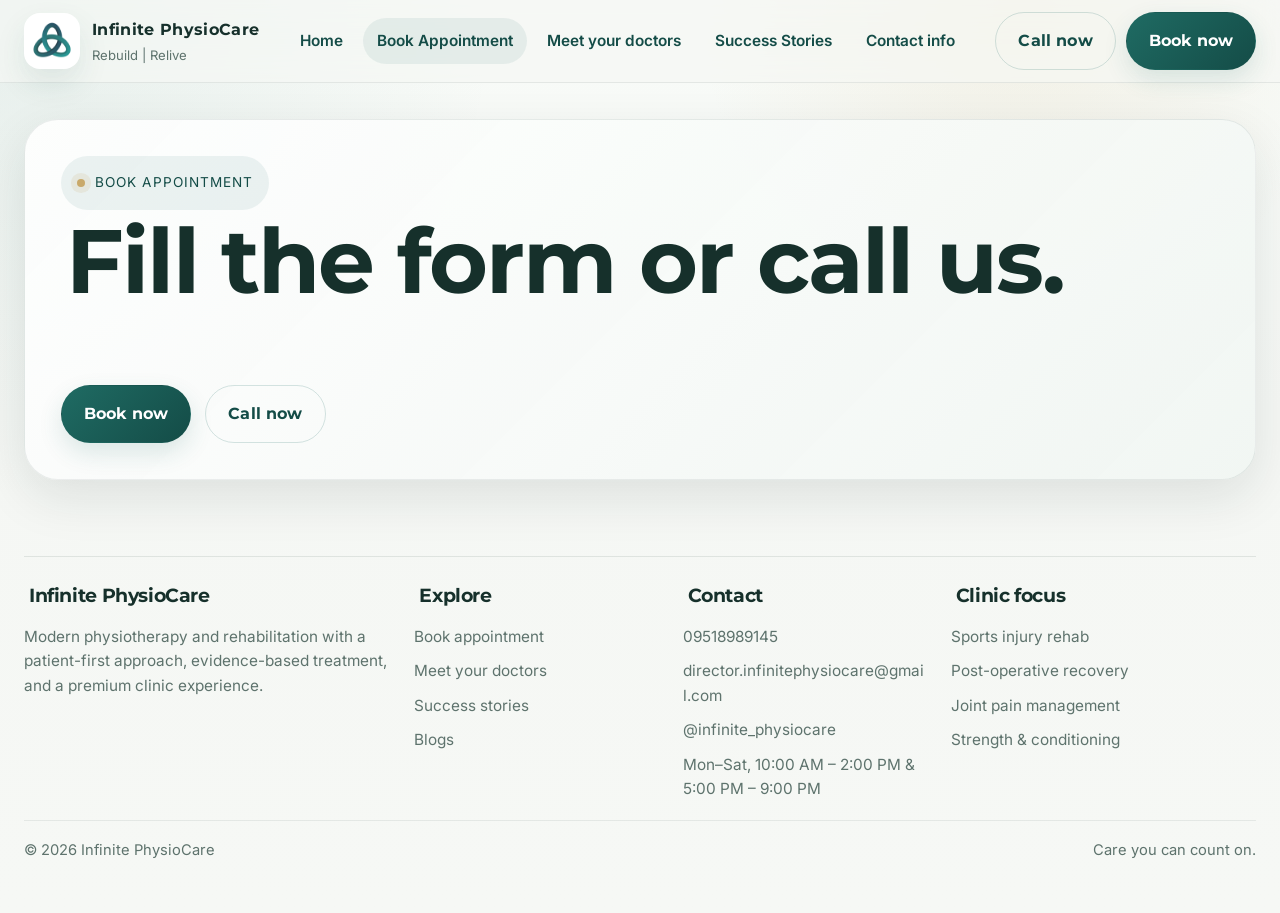
<file: book-appointment.html>
<!DOCTYPE html>
<html lang="en-IN">
<head>
  <meta charset="UTF-8">
  <meta name="viewport" content="width=device-width, initial-scale=1, viewport-fit=cover">
  <meta name="theme-color" content="#1f6b63">
  <title>Book Appointment | Infinite PhysioCare</title>
  <meta name="description" content="Book a physiotherapy appointment online through the clinic Google Form booking flow with calendar sync support.">
  <meta name="robots" content="index,follow,max-image-preview:large,max-snippet:-1,max-video-preview:-1">
  <link rel="canonical" href="https://infinitephysiocare.org/book-appointment.html">
  <meta property="og:type" content="website">
  <meta property="og:site_name" content="Infinite PhysioCare">
  <meta property="og:title" content="Book Appointment | Infinite PhysioCare">
  <meta property="og:description" content="Book a physiotherapy appointment online through the clinic Google Form booking flow with calendar sync support.">
  <meta property="og:url" content="https://infinitephysiocare.org/book-appointment.html">
  <meta property="og:image" content="https://infinitephysiocare.org/assets/images/og-cover.jpg">
  <meta name="twitter:card" content="summary_large_image">
  <meta name="twitter:title" content="Book Appointment | Infinite PhysioCare">
  <meta name="twitter:description" content="Book a physiotherapy appointment online through the clinic Google Form booking flow with calendar sync support.">
  <meta name="twitter:image" content="https://infinitephysiocare.org/assets/images/og-cover.jpg">
  <link rel="icon" href="assets/icons/favicon.png" type="image/png">
  <link rel="apple-touch-icon" href="assets/icons/favicon.png">
  <link rel="manifest" href="site.webmanifest">
  <link rel="preconnect" href="https://fonts.googleapis.com">
  <link rel="preconnect" href="https://fonts.gstatic.com" crossorigin>
  <link href="https://fonts.googleapis.com/css2?family=Inter:wght@400;500;600;700;800&family=Montserrat:wght@500;600;700;800;900&display=swap" rel="stylesheet">
  <link rel="stylesheet" href="./styles.css">
<script type="application/ld+json">{"@context": "https://schema.org", "@type": "MedicalClinic", "name": "Infinite PhysioCare", "url": "https://infinitephysiocare.org", "description": "Infinite PhysioCare is a modern, patient-focused physiotherapy and rehabilitation clinic dedicated to restoring movement, relieving pain, and enhancing performance.", "medicalSpecialty": ["Physiotherapy", "Rehabilitation", "Sports Medicine"], "telephone": "09518989145", "email": "director.infinitephysiocare@gmail.com", "address": {"@type": "PostalAddress", "streetAddress": "Ranjalkar Hospital, P1, Town Centre, CIDCO", "addressLocality": "Chhatrapati Sambhajinagar", "addressCountry": "IN"}}</script>
</head><body>
<header class="site-header">
  <div class="container nav-wrap">
    <a class="brand" href="index.html" aria-label="Infinite PhysioCare home">
      <img class="brand-mark" src="assets/icons/favicon.png" alt="" aria-hidden="true">
      <span class="brand-text">
        <strong>Infinite PhysioCare</strong>
        <span>Rebuild | Relive</span>
      </span>
    </a>
    <button class="nav-toggle" type="button" data-nav-toggle aria-expanded="false" aria-label="Open navigation">
      <span aria-hidden="true"></span>
    </button>
    <nav class="nav" data-nav aria-label="Primary">
      <a class="" href="index.html">Home</a>
      <a class="active" href="book-appointment.html">Book Appointment</a>
      <a class="" href="experts.html">Meet your doctors</a>
      <a class="" href="stories.html">Success Stories</a>
      <a class="" href="contact.html">Contact info</a>
    </nav>
    <div class="header-cta">
      <a class="btn ghost" href="tel:09518989145">Call now</a>
      <a class="btn primary" href="book-appointment.html">Book now</a>
    </div>
  </div>
</header>
<main id="main">

<section class="page-hero">
  <div class="container">
    <div class="page-shell">
      <span class="kicker">Book appointment</span>
      <h1>Fill the form or call us.</h1>
      <div class="btn-row" style="margin-top:20px">
      <a class="btn primary" target="_blank" href="https://docs.google.com/forms/d/1b_uJWmqzV2NCBpEC1mZxfzNerrixn_BNH-YgndUUw0E/edit?pli=1">Book now</a>
      <a class="btn ghost" href="tel:919518989145">Call now</a>
      </div>
    </div>
  </div>
</section>

</main>
<footer class="footer">
  <div class="container">
    <div class="footer-grid">
      <div>
        <h4>Infinite PhysioCare</h4>
        <p>Modern physiotherapy and rehabilitation with a patient-first approach, evidence-based treatment, and a premium clinic experience.</p>
      </div>
      <div>
        <h4>Explore</h4>
        <ul>
          <li><a href="book-appointment.html">Book appointment</a></li>
          <li><a href="experts.html">Meet your doctors</a></li>
          <li><a href="stories.html">Success stories</a></li>
          <li><a href="">Blogs</a></li>
        </ul>
      </div>
      <div>
        <h4>Contact</h4>
        <ul>
          <li><a href="tel:09518989145">09518989145</a></li>
          <li><a href="mailto:director.infinitephysiocare@gmail.com">director.infinitephysiocare@gmail.com</a></li>
          <li><a href="https://instagram.com/infinite_physiocare" target="_blank" rel="noopener">@infinite_physiocare</a></li>
          <li>Mon–Sat, 10:00 AM – 2:00 PM &amp; 5:00 PM – 9:00 PM</li>
        </ul>
      </div>
      <div>
        <h4>Clinic focus</h4>
        <ul>
          <li>Sports injury rehab</li>
          <li>Post-operative recovery</li>
          <li>Joint pain management</li>
          <li>Strength & conditioning</li>
        </ul>
      </div>
    </div>
    <div class="footer-bottom">
      <div>© <span data-year></span> Infinite PhysioCare</div>
      <div>Care you can count on.</div>
    </div>
  </div>
</footer>
<script src="script.js" defer></script>
</body>
</html>
</file>
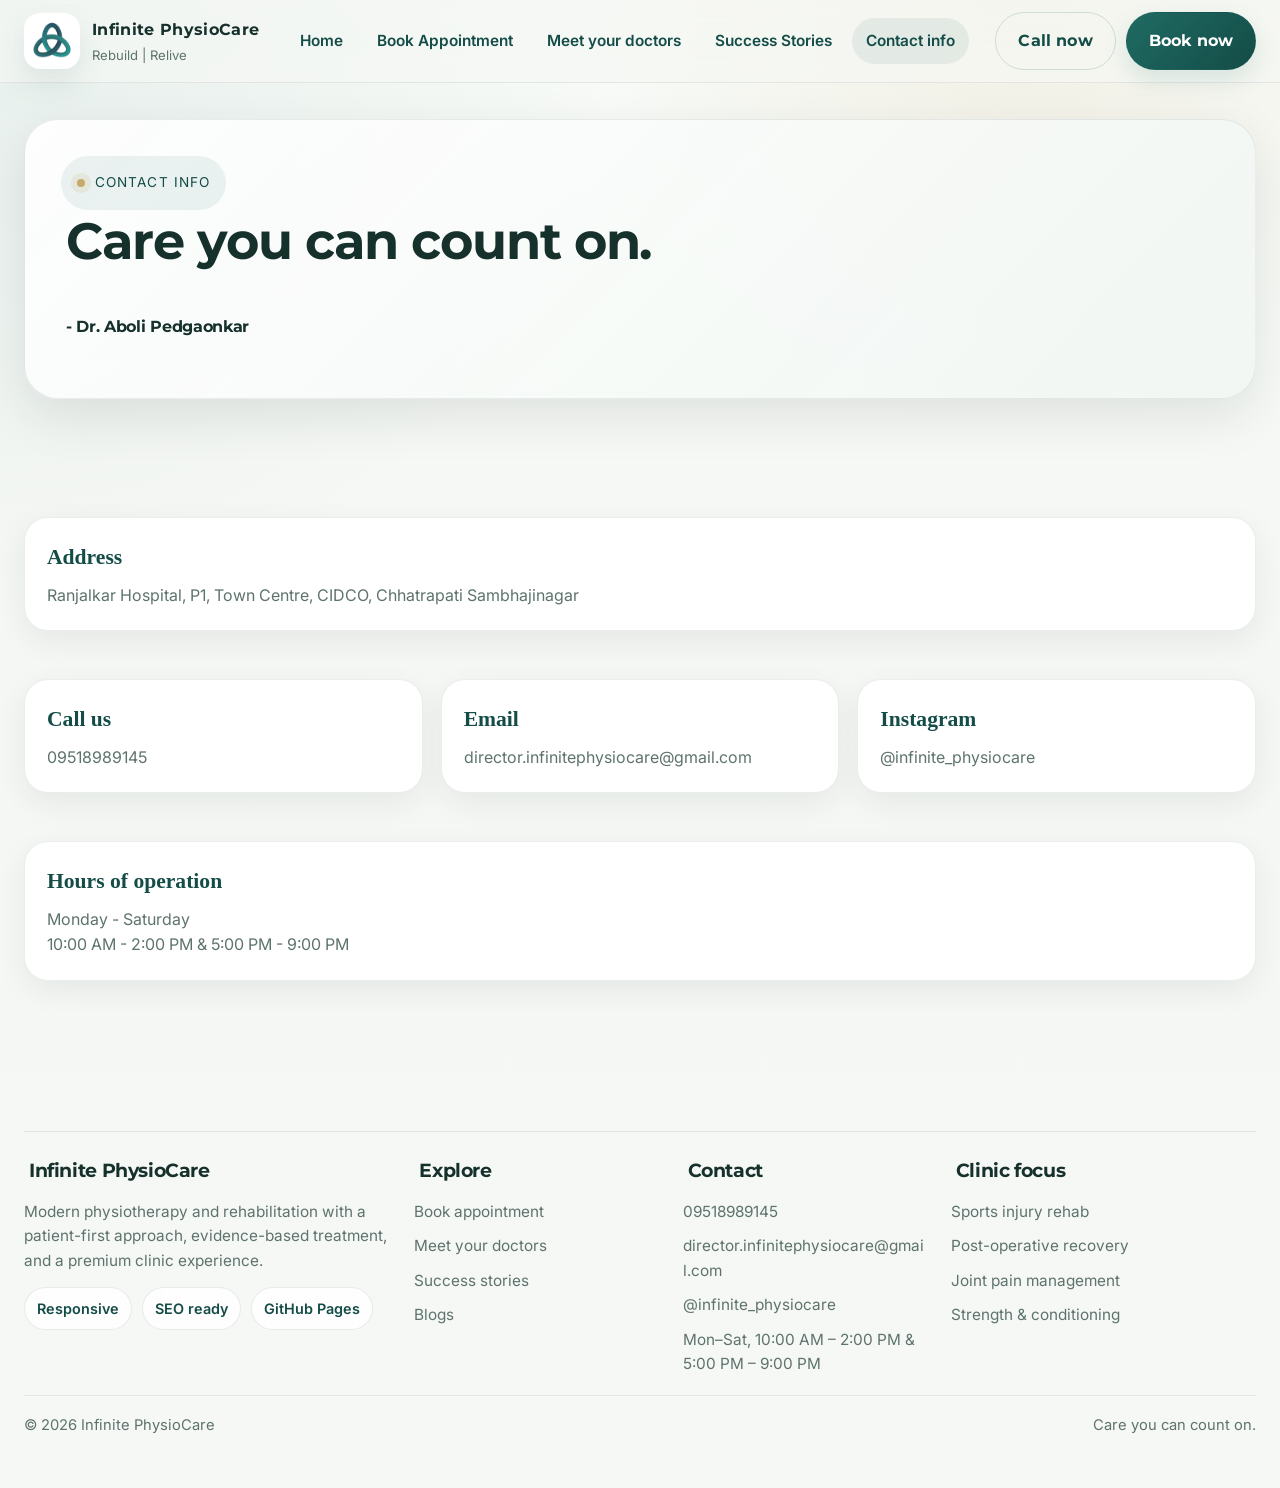
<file: contact.html>
<!DOCTYPE html>
<html lang="en-IN">
<head>
  <meta charset="UTF-8">
  <meta name="viewport" content="width=device-width, initial-scale=1, viewport-fit=cover">
  <meta name="theme-color" content="#1f6b63">
  <title>Contact Info | Infinite PhysioCare</title>
  <meta name="description" content="Find the clinic phone number, email, Instagram handle, hours, and address for Infinite PhysioCare in Chhatrapati Sambhajinagar.">
  <meta name="robots" content="index,follow,max-image-preview:large,max-snippet:-1,max-video-preview:-1">
  <link rel="canonical" href="https://infinitephysiocare.org/contact.html">
  <meta property="og:type" content="website">
  <meta property="og:site_name" content="Infinite PhysioCare">
  <meta property="og:title" content="Contact Info | Infinite PhysioCare">
  <meta property="og:description" content="Find the clinic phone number, email, Instagram handle, hours, and address for Infinite PhysioCare in Chhatrapati Sambhajinagar.">
  <meta property="og:url" content="https://infinitephysiocare.org/contact.html">
  <meta property="og:image" content="https://infinitephysiocare.org/assets/images/og-cover.jpg">
  <meta name="twitter:card" content="summary_large_image">
  <meta name="twitter:title" content="Contact Info | Infinite PhysioCare">
  <meta name="twitter:description" content="Find the clinic phone number, email, Instagram handle, hours, and address for Infinite PhysioCare in Chhatrapati Sambhajinagar.">
  <meta name="twitter:image" content="https://infinitephysiocare.org/assets/images/og-cover.jpg">
  <link rel="icon" href="assets/icons/favicon.png" type="image/png">
  <link rel="apple-touch-icon" href="assets/icons/favicon.png">
  <link rel="manifest" href="site.webmanifest">
  <link rel="preconnect" href="https://fonts.googleapis.com">
  <link rel="preconnect" href="https://fonts.gstatic.com" crossorigin>
  <link href="https://fonts.googleapis.com/css2?family=Inter:wght@400;500;600;700;800&family=Montserrat:wght@500;600;700;800;900&display=swap" rel="stylesheet">
  <link rel="stylesheet" href="./styles.css">
<script type="application/ld+json">{"@context": "https://schema.org", "@type": "MedicalClinic", "name": "Infinite PhysioCare", "url": "https://infinitephysiocare.org", "description": "Infinite PhysioCare is a modern, patient-focused physiotherapy and rehabilitation clinic dedicated to restoring movement, relieving pain, and enhancing performance.", "medicalSpecialty": ["Physiotherapy", "Rehabilitation", "Sports Medicine"], "telephone": "09518989145", "email": "director.infinitephysiocare@gmail.com", "address": {"@type": "PostalAddress", "streetAddress": "Ranjalkar Hospital, P1, Town Centre, CIDCO", "addressLocality": "Chhatrapati Sambhajinagar", "addressCountry": "IN"}}</script>
</head><body>
<header class="site-header">
  <div class="container nav-wrap">
    <a class="brand" href="index.html" aria-label="Infinite PhysioCare home">
      <img class="brand-mark" src="assets/icons/favicon.png" alt="" aria-hidden="true">
      <span class="brand-text">
        <strong>Infinite PhysioCare</strong>
        <span>Rebuild | Relive</span>
      </span>
    </a>
    <button class="nav-toggle" type="button" data-nav-toggle aria-expanded="false" aria-label="Open navigation">
      <span aria-hidden="true"></span>
    </button>
    <nav class="nav" data-nav aria-label="Primary">
      <a class="" href="index.html">Home</a>
      <a class="" href="book-appointment.html">Book Appointment</a>
      <a class="" href="experts.html">Meet your doctors</a>
      <a class="" href="stories.html">Success Stories</a>
      <a class="active" href="contact.html">Contact info</a>
    </nav>
    <div class="header-cta">
      <a class="btn ghost" href="tel:09518989145">Call now</a>
      <a class="btn primary" href="book-appointment.html">Book now</a>
    </div>
  </div>
</header>
<main id="main">

<section class="page-hero">
  <div class="container">
    <div class="page-shell">
      <span class="kicker">Contact info</span>
      <h2>Care you can count on.</h2>
      <h4>- Dr. Aboli Pedgaonkar</h4>
    </div>
  </div>
</section>

<section class="section compact">
  <div class="container">
    <div class="section compact">
      <div class="contact-item">
        <b>Address</b>
        <p>Ranjalkar Hospital, P1, Town Centre, CIDCO, Chhatrapati Sambhajinagar</p>
      </div>
    </div>
    <div class="contact-grid">
      <div class="contact-item"><b>Call us</b><p><a href="tel:09518989145">09518989145</a></p></div>
      <div class="contact-item"><b>Email</b><p><a href="mailto:director.infinitephysiocare@gmail.com">director.infinitephysiocare@gmail.com</a></p></div>
      <div class="contact-item"><b>Instagram</b><p><a href="https://instagram.com/infinite_physiocare" target="_blank" rel="noopener">@infinite_physiocare</a></p></div>
    </div>

    <div class="section compact">
      <div class="contact-item">
        <b>Hours of operation</b>
        <p>Monday - Saturday<br>10:00 AM - 2:00 PM &amp; 5:00 PM - 9:00 PM</p>
      </div>
    </div>

  </div>
</section>
</main>
<footer class="footer">
  <div class="container">
    <div class="footer-grid">
      <div>
        <h4>Infinite PhysioCare</h4>
        <p>Modern physiotherapy and rehabilitation with a patient-first approach, evidence-based treatment, and a premium clinic experience.</p>
        <div class="badges">
          <span class="badge">Responsive</span>
          <span class="badge">SEO ready</span>
          <span class="badge">GitHub Pages</span>
        </div>
      </div>
      <div>
        <h4>Explore</h4>
        <ul>
          <li><a href="book-appointment.html">Book appointment</a></li>
          <li><a href="experts.html">Meet your doctors</a></li>
          <li><a href="stories.html">Success stories</a></li>
          <li><a href="">Blogs</a></li>
        </ul>
      </div>
      <div>
        <h4>Contact</h4>
        <ul>
          <li><a href="tel:09518989145">09518989145</a></li>
          <li><a href="mailto:director.infinitephysiocare@gmail.com">director.infinitephysiocare@gmail.com</a></li>
          <li><a href="https://instagram.com/infinite_physiocare" target="_blank" rel="noopener">@infinite_physiocare</a></li>
          <li>Mon–Sat, 10:00 AM – 2:00 PM &amp; 5:00 PM – 9:00 PM</li>
        </ul>
      </div>
      <div>
        <h4>Clinic focus</h4>
        <ul>
          <li>Sports injury rehab</li>
          <li>Post-operative recovery</li>
          <li>Joint pain management</li>
          <li>Strength & conditioning</li>
        </ul>
      </div>
    </div>
    <div class="footer-bottom">
      <div>© <span data-year></span> Infinite PhysioCare</div>
      <div>Care you can count on.</div>
    </div>
  </div>
</footer>
<script src="script.js" defer></script>
</body>
</html>
</file>
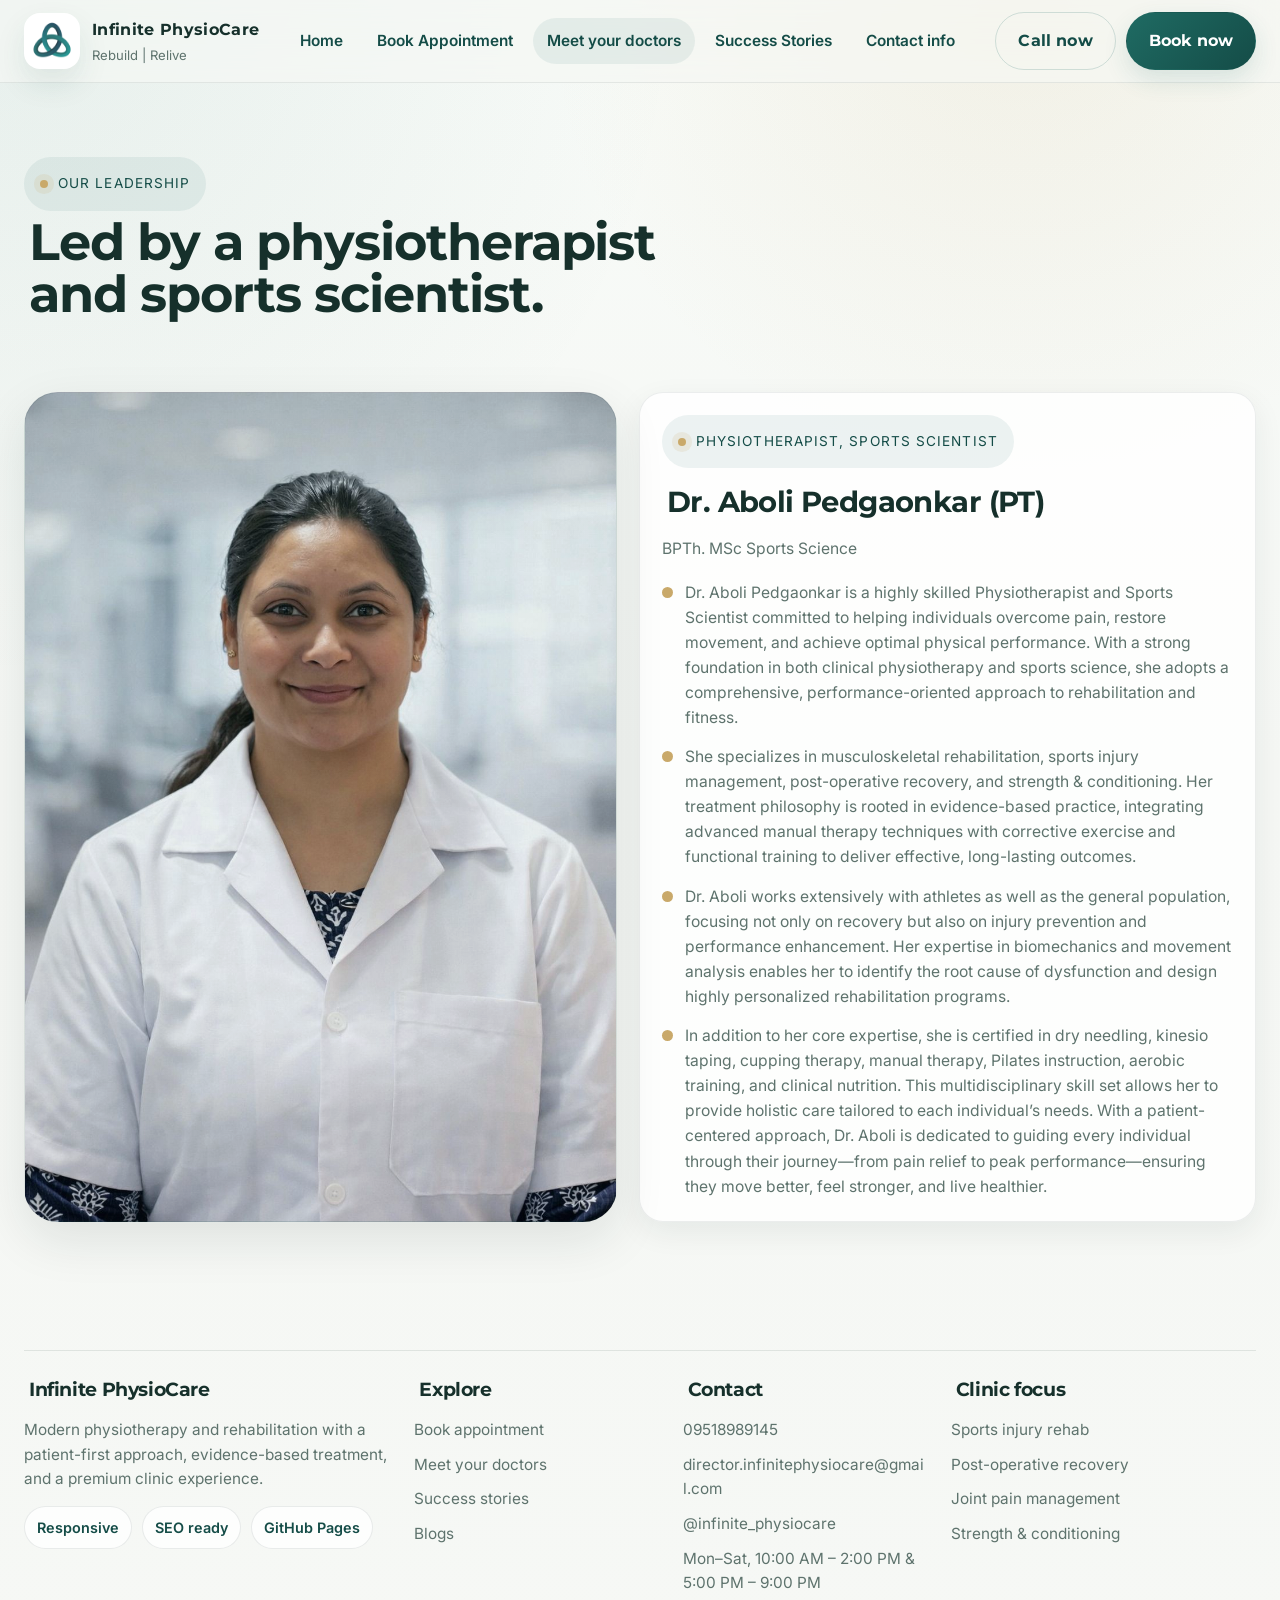
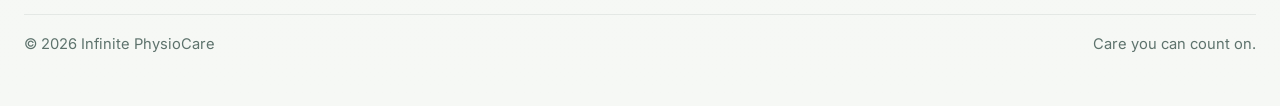
<file: experts.html>
<!DOCTYPE html>
<html lang="en-IN">
<head>
  <meta charset="UTF-8">
  <meta name="viewport" content="width=device-width, initial-scale=1, viewport-fit=cover">
  <meta name="theme-color" content="#1f6b63">
  <title>Meet Your Experts | Infinite PhysioCare</title>
  <meta name="description" content="Meet the physiotherapist and sports science expert behind Infinite PhysioCare's rehabilitation and performance-focused care.">
  <meta name="robots" content="index,follow,max-image-preview:large,max-snippet:-1,max-video-preview:-1">
  <link rel="canonical" href="https://infinitephysiocare.org/experts.html">
  <meta property="og:type" content="website">
  <meta property="og:site_name" content="Infinite PhysioCare">
  <meta property="og:title" content="Meet Your Experts | Infinite PhysioCare">
  <meta property="og:description" content="Meet the physiotherapist and sports science expert behind Infinite PhysioCare's rehabilitation and performance-focused care.">
  <meta property="og:url" content="https://infinitephysiocare.org/experts.html">
  <meta property="og:image" content="https://infinitephysiocare.org/assets/images/og-cover.jpg">
  <meta name="twitter:card" content="summary_large_image">
  <meta name="twitter:title" content="Meet Your Experts | Infinite PhysioCare">
  <meta name="twitter:description" content="Meet the physiotherapist and sports science expert behind Infinite PhysioCare's rehabilitation and performance-focused care.">
  <meta name="twitter:image" content="https://infinitephysiocare.org/assets/images/og-cover.jpg">
  <link rel="icon" href="assets/icons/favicon.png" type="image/png">
  <link rel="apple-touch-icon" href="assets/icons/favicon.png">
  <link rel="manifest" href="site.webmanifest">
  <link rel="preconnect" href="https://fonts.googleapis.com">
  <link rel="preconnect" href="https://fonts.gstatic.com" crossorigin>
  <link href="https://fonts.googleapis.com/css2?family=Inter:wght@400;500;600;700;800&family=Montserrat:wght@500;600;700;800;900&display=swap" rel="stylesheet">
  <link rel="stylesheet" href="./styles.css">
<script type="application/ld+json">{"@context": "https://schema.org", "@type": "MedicalClinic", "name": "Infinite PhysioCare", "url": "https://infinitephysiocare.org", "description": "Infinite PhysioCare is a modern, patient-focused physiotherapy and rehabilitation clinic dedicated to restoring movement, relieving pain, and enhancing performance.", "medicalSpecialty": ["Physiotherapy", "Rehabilitation", "Sports Medicine"], "telephone": "09518989145", "email": "director.infinitephysiocare@gmail.com", "address": {"@type": "PostalAddress", "streetAddress": "Ranjalkar Hospital, P1, Town Centre, CIDCO", "addressLocality": "Chhatrapati Sambhajinagar", "addressCountry": "IN"}}</script>
</head><body>
<header class="site-header">
  <div class="container nav-wrap">
    <a class="brand" href="index.html" aria-label="Infinite PhysioCare home">
      <img class="brand-mark" src="assets/icons/favicon.png" alt="" aria-hidden="true">
      <span class="brand-text">
        <strong>Infinite PhysioCare</strong>
        <span>Rebuild | Relive</span>
      </span>
    </a>
    <button class="nav-toggle" type="button" data-nav-toggle aria-expanded="false" aria-label="Open navigation">
      <span aria-hidden="true"></span>
    </button>
    <nav class="nav" data-nav aria-label="Primary">
      <a class="" href="index.html">Home</a>
      <a class="" href="book-appointment.html">Book Appointment</a>
      <a class="active" href="experts.html">Meet your doctors</a>
      <a class="" href="stories.html">Success Stories</a>
      <a class="" href="contact.html">Contact info</a>
    </nav>
    <div class="header-cta">
      <a class="btn ghost" href="tel:09518989145">Call now</a>
      <a class="btn primary" href="book-appointment.html">Book now</a>
    </div>
  </div>
</header>
<main id="main">

<section class="section">
  <div class="container">
    <div class="section-heading">
      <div class="copy">
        <span class="kicker">Our leadership</span>
        <h2>Led by a physiotherapist and sports scientist.</h2>
      </div>
    </div>
    <div class="feature-layout">
      <div class="visual-doctor">
      </div>
      <div class="card profile">
        <span class="kicker">Physiotherapist, Sports Scientist</span>
        <h3 style="margin-top:14px">Dr. Aboli Pedgaonkar (PT)</h3>
        <p class="lead" style="margin-top:14px">BPTh. MSc Sports Science</p>
        <div class="list">
          <div class="list-item"><span class="bullet"></span><p>Dr. Aboli Pedgaonkar is a highly skilled Physiotherapist and Sports Scientist committed to helping individuals overcome pain, restore movement, and achieve optimal physical performance. With a strong foundation in both clinical physiotherapy and sports science, she adopts a comprehensive, performance-oriented approach to rehabilitation and fitness.</p></div>
          <div class="list-item"><span class="bullet"></span><p>She specializes in musculoskeletal rehabilitation, sports injury management, post-operative recovery, and strength & conditioning. Her treatment philosophy is rooted in evidence-based practice, integrating advanced manual therapy techniques with corrective exercise and functional training to deliver effective, long-lasting outcomes.</p></div>
          <div class="list-item"><span class="bullet"></span><p>Dr. Aboli works extensively with athletes as well as the general population, focusing not only on recovery but also on injury prevention and performance enhancement. Her expertise in biomechanics and movement analysis enables her to identify the root cause of dysfunction and design highly personalized rehabilitation programs.</p></div>
          <div class="list-item"><span class="bullet"></span><p>In addition to her core expertise, she is certified in dry needling, kinesio taping, cupping therapy, manual therapy, Pilates instruction, aerobic training, and clinical nutrition. This multidisciplinary skill set allows her to provide holistic care tailored to each individual’s needs. With a patient-centered approach, Dr. Aboli is dedicated to guiding every individual through their journey—from pain relief to peak performance—ensuring they move better, feel stronger, and live healthier.</p></div>
        </div>
      </div>
    </div>
  </div>
</section>

</main>
<footer class="footer">
  <div class="container">
    <div class="footer-grid">
      <div>
        <h4>Infinite PhysioCare</h4>
        <p>Modern physiotherapy and rehabilitation with a patient-first approach, evidence-based treatment, and a premium clinic experience.</p>
        <div class="badges">
          <span class="badge">Responsive</span>
          <span class="badge">SEO ready</span>
          <span class="badge">GitHub Pages</span>
        </div>
      </div>
      <div>
        <h4>Explore</h4>
        <ul>
          <li><a href="book-appointment.html">Book appointment</a></li>
          <li><a href="experts.html">Meet your doctors</a></li>
          <li><a href="stories.html">Success stories</a></li>
          <li><a href="">Blogs</a></li>
        </ul>
      </div>
      <div>
        <h4>Contact</h4>
        <ul>
          <li><a href="tel:09518989145">09518989145</a></li>
          <li><a href="mailto:director.infinitephysiocare@gmail.com">director.infinitephysiocare@gmail.com</a></li>
          <li><a href="https://instagram.com/infinite_physiocare" target="_blank" rel="noopener">@infinite_physiocare</a></li>
          <li>Mon–Sat, 10:00 AM – 2:00 PM &amp; 5:00 PM – 9:00 PM</li>
        </ul>
      </div>
      <div>
        <h4>Clinic focus</h4>
        <ul>
          <li>Sports injury rehab</li>
          <li>Post-operative recovery</li>
          <li>Joint pain management</li>
          <li>Strength & conditioning</li>
        </ul>
      </div>
    </div>
    <div class="footer-bottom">
      <div>© <span data-year></span> Infinite PhysioCare</div>
      <div>Care you can count on.</div>
    </div>
  </div>
</footer>
<script src="script.js" defer></script>
</body>
</html>
</file>
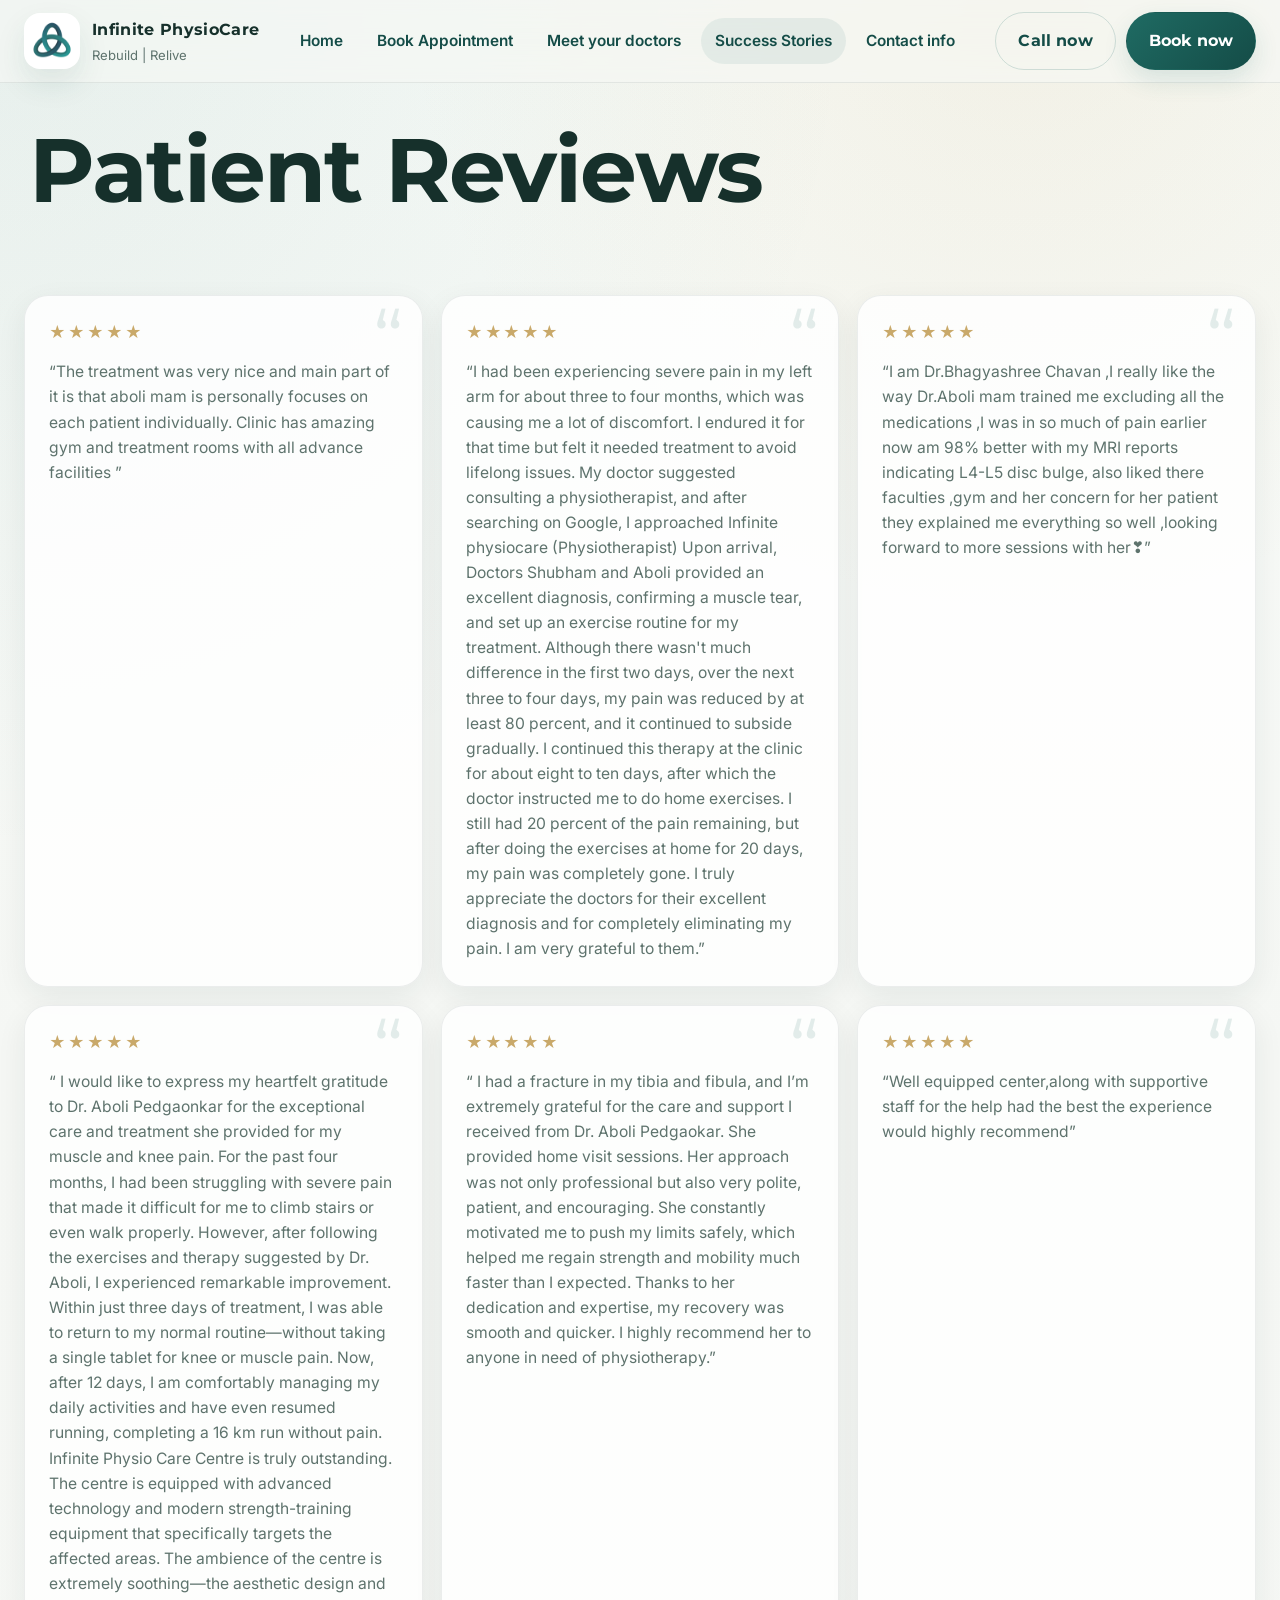
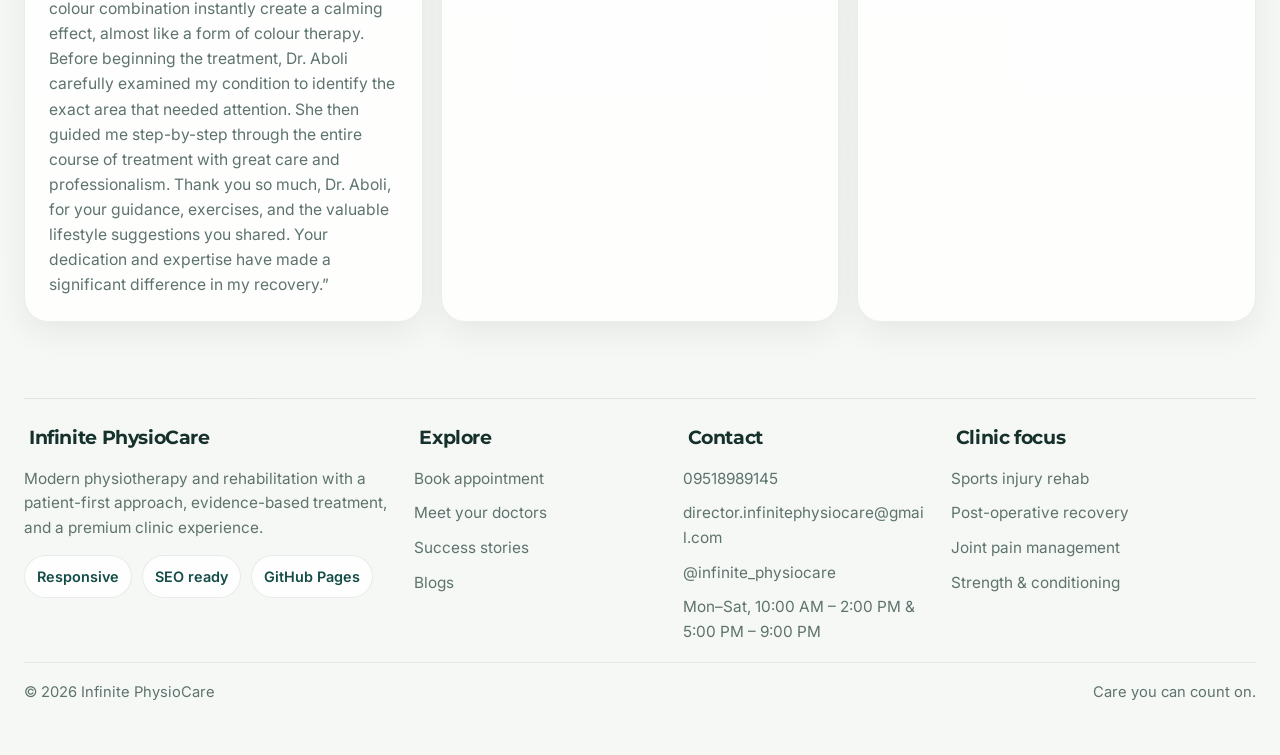
<file: stories.html>
<!DOCTYPE html>
<html lang="en-IN">
<head>
  <meta charset="UTF-8">
  <meta name="viewport" content="width=device-width, initial-scale=1, viewport-fit=cover">
  <meta name="theme-color" content="#1f6b63">
  <title>Success Stories | Infinite PhysioCare</title>
  <meta name="description" content="Read clinic success stories and placeholder testimonials that show how physiotherapy, rehab, and performance support can help patients recover.">
  <meta name="robots" content="index,follow,max-image-preview:large,max-snippet:-1,max-video-preview:-1">
  <link rel="canonical" href="https://infinitephysiocare.org/stories.html">
  <meta property="og:type" content="website">
  <meta property="og:site_name" content="Infinite PhysioCare">
  <meta property="og:title" content="Success Stories | Infinite PhysioCare">
  <meta property="og:description" content="Read clinic success stories and placeholder testimonials that show how physiotherapy, rehab, and performance support can help patients recover.">
  <meta property="og:url" content="https://infinitephysiocare.org/stories.html">
  <meta property="og:image" content="https://infinitephysiocare.org/assets/images/og-cover.jpg">
  <meta name="twitter:card" content="summary_large_image">
  <meta name="twitter:title" content="Success Stories | Infinite PhysioCare">
  <meta name="twitter:description" content="Read clinic success stories and placeholder testimonials that show how physiotherapy, rehab, and performance support can help patients recover.">
  <meta name="twitter:image" content="https://infinitephysiocare.org/assets/images/og-cover.jpg">
  <link rel="icon" href="assets/icons/favicon.png" type="image/png">
  <link rel="apple-touch-icon" href="assets/icons/favicon.png">
  <link rel="manifest" href="site.webmanifest">
  <link rel="preconnect" href="https://fonts.googleapis.com">
  <link rel="preconnect" href="https://fonts.gstatic.com" crossorigin>
  <link href="https://fonts.googleapis.com/css2?family=Inter:wght@400;500;600;700;800&family=Montserrat:wght@500;600;700;800;900&display=swap" rel="stylesheet">
  <link rel="stylesheet" href="styles.css">
<script type="application/ld+json">{"@context": "https://schema.org", "@type": "MedicalClinic", "name": "Infinite PhysioCare", "url": "https://infinitephysiocare.org", "description": "Infinite PhysioCare is a modern, patient-focused physiotherapy and rehabilitation clinic dedicated to restoring movement, relieving pain, and enhancing performance.", "medicalSpecialty": ["Physiotherapy", "Rehabilitation", "Sports Medicine"], "telephone": "09518989145", "email": "director.infinitephysiocare@gmail.com", "address": {"@type": "PostalAddress", "streetAddress": "Ranjalkar Hospital, P1, Town Centre, CIDCO", "addressLocality": "Chhatrapati Sambhajinagar", "addressCountry": "IN"}}</script>
</head><body>
<header class="site-header">
  <div class="container nav-wrap">
    <a class="brand" href="index.html" aria-label="Infinite PhysioCare home">
      <img class="brand-mark" src="assets/icons/favicon.png" alt="" aria-hidden="true">
      <span class="brand-text">
        <strong>Infinite PhysioCare</strong>
        <span>Rebuild | Relive</span>
      </span>
    </a>
    <button class="nav-toggle" type="button" data-nav-toggle aria-expanded="false" aria-label="Open navigation">
      <span aria-hidden="true"></span>
    </button>
    <nav class="nav" data-nav aria-label="Primary">
      <a class="" href="index.html">Home</a>
      <a class="" href="book-appointment.html">Book Appointment</a>
      <a class="" href="experts.html">Meet your doctors</a>
      <a class="active" href="stories.html">Success Stories</a>
      <a class="" href="contact.html">Contact info</a>
    </nav>
    <div class="header-cta">
      <a class="btn ghost" href="tel:09518989145">Call now</a>
      <a class="btn primary" href="book-appointment.html">Book now</a>
    </div>
  </div>
</header>
<main id="main">

<section class="page-hero">
  <div class="container">
    <h1>Patient Reviews</h1>
    <div class="testimonials">
      <article class="card quote"><div class="stars">★★★★★</div><p>“The treatment was very nice and main part of it is that aboli mam is personally focuses on each patient individually. Clinic has amazing gym and treatment rooms with all advance facilities
”</p></article>
      <article class="card quote"><div class="stars">★★★★★</div><p>“I had been experiencing severe pain in my left arm for about three to four months, which was causing me a lot of discomfort. I endured it for that time but felt it needed treatment to avoid lifelong issues.
My doctor suggested consulting a physiotherapist, and after searching on Google, I approached Infinite physiocare (Physiotherapist)
Upon arrival, Doctors Shubham and Aboli provided an excellent diagnosis, confirming a muscle tear, and set up an exercise routine for my treatment.
Although there wasn't much difference in the first two days, over the next three to four days, my pain was reduced by at least 80 percent, and it continued to subside gradually.
I continued this therapy at the clinic for about eight to ten days, after which the doctor instructed me to do home exercises. I still had 20 percent of the pain remaining, but after doing the exercises at home for 20 days, my pain was completely gone.
I truly appreciate the doctors for their excellent diagnosis and for completely eliminating my pain. I am very grateful to them.”</p></article>
      <article class="card quote"><div class="stars">★★★★★</div><p>“I am Dr.Bhagyashree Chavan ,I really like the way Dr.Aboli mam trained me excluding all the medications ,I was in so much of pain earlier now am 98% better with my MRI reports indicating L4-L5 disc bulge, also liked there faculties ,gym and her concern for her patient they explained me everything so well ,looking forward to more sessions with her❣️”</p></article>
      <article class="card quote"><div class="stars">★★★★★</div><p>“

I would like to express my heartfelt gratitude to Dr. Aboli Pedgaonkar for the exceptional care and treatment she provided for my muscle and knee pain.
For the past four months, I had been struggling with severe pain that made it difficult for me to climb stairs or even walk properly. However, after following the exercises and therapy suggested by Dr. Aboli, I experienced remarkable
improvement. Within just three days of treatment, I was able to return to my normal routine—without taking a single tablet for knee or muscle pain. Now, after 12 days, I am comfortably managing my daily activities and have even resumed running, completing a 16 km run without pain.
Infinite Physio Care Centre is truly outstanding. The centre is equipped with advanced technology and modern strength-training equipment that specifically targets the affected areas. The ambience of the centre is extremely soothing—the aesthetic design and colour combination instantly create a calming effect, almost like a form of colour therapy.
Before beginning the treatment, Dr. Aboli carefully examined my condition to identify the exact area that needed attention. She then guided me step-by-step through the entire course of treatment with great care and professionalism.
Thank you so much, Dr. Aboli, for your guidance, exercises, and the valuable lifestyle suggestions you shared. Your dedication and expertise have made a significant difference in my recovery.”</p></article>
      <article class="card quote"><div class="stars">★★★★★</div><p>“
I had a fracture in my tibia and fibula, and I’m extremely grateful for the care and support I received from Dr. Aboli Pedgaokar. She provided home visit sessions.
Her approach was not only professional but also very polite, patient, and encouraging. She constantly motivated me to push my limits safely, which helped me regain strength and mobility much faster than I expected.
Thanks to her dedication and expertise, my recovery was smooth and quicker. I highly recommend her to anyone in need of physiotherapy.”</p></article>
      <article class="card quote"><div class="stars">★★★★★</div><p>“Well equipped center,along with supportive staff for the help
had the best the experience would highly recommend”</p></article>
    </div>
  </div>
</section>
</main>
<footer class="footer">
  <div class="container">
    <div class="footer-grid">
      <div>
        <h4>Infinite PhysioCare</h4>
        <p>Modern physiotherapy and rehabilitation with a patient-first approach, evidence-based treatment, and a premium clinic experience.</p>
        <div class="badges">
          <span class="badge">Responsive</span>
          <span class="badge">SEO ready</span>
          <span class="badge">GitHub Pages</span>
        </div>
      </div>
      <div>
        <h4>Explore</h4>
        <ul>
          <li><a href="book-appointment.html">Book appointment</a></li>
          <li><a href="experts.html">Meet your doctors</a></li>
          <li><a href="stories.html">Success stories</a></li>
          <li><a href="">Blogs</a></li>
        </ul>
      </div>
      <div>
        <h4>Contact</h4>
        <ul>
          <li><a href="tel:09518989145">09518989145</a></li>
          <li><a href="mailto:director.infinitephysiocare@gmail.com">director.infinitephysiocare@gmail.com</a></li>
          <li><a href="https://instagram.com/infinite_physiocare" target="_blank" rel="noopener">@infinite_physiocare</a></li>
          <li>Mon–Sat, 10:00 AM – 2:00 PM &amp; 5:00 PM – 9:00 PM</li>
        </ul>
      </div>
      <div>
        <h4>Clinic focus</h4>
        <ul>
          <li>Sports injury rehab</li>
          <li>Post-operative recovery</li>
          <li>Joint pain management</li>
          <li>Strength & conditioning</li>
        </ul>
      </div>
    </div>
    <div class="footer-bottom">
      <div>© <span data-year></span> Infinite PhysioCare</div>
      <div>Care you can count on.</div>
    </div>
  </div>
</footer>
<script src="script.js" defer></script>
</body>
</html>
</file>
<file: styles.css>
:root{
  --bg:#f5f7f4;
  --surface:#ffffff;
  --surface-2:#edf3ef;
  --surface-3:#e3eee7;
  --ink:#16302b;
  --muted:#5e736d;
  --line:rgba(22,48,43,.12);
  --teal:#1f6b63;
  --teal-deep:#144c47;
  --sage:#6f9888;
  --gold:#c9a96a;
  --shadow: 0 18px 50px rgba(18,42,37,.10);
  --shadow-soft: 0 10px 30px rgba(18,42,37,.07);
  --radius: 26px;
  --radius-sm: 18px;
  --max: 1480px;
}

*,
*::before,
*::after{
  box-sizing:border-box;
}

html{
  scroll-behavior:smooth;
  overflow-x:hidden;
}

body{
  margin:0;
  font-family:'Inter', system-ui, -apple-system, BlinkMacSystemFont, 'Segoe UI', sans-serif;
  color:var(--ink);
  background:
    radial-gradient(circle at top left, rgba(31,107,99,.08), transparent 32%),
    radial-gradient(circle at 80% 0%, rgba(201,169,106,.13), transparent 24%),
    linear-gradient(180deg, #f8fbf8 0%, var(--bg) 45%, #f6f8f5 100%);
  line-height:1.6;
  overflow-x:hidden;
  text-rendering:optimizeLegibility;
  -webkit-font-smoothing:antialiased;
  -moz-osx-font-smoothing:grayscale;
}

img{
  max-width:100%;
  display:block;
  height:auto;
}

a{
  color:inherit;
  text-decoration:none;
  max-width:100%;
}

button,
input,
textarea,
select{
  font:inherit;
  max-width:100%;
}

::selection{
  background:rgba(31,107,99,.18);
}

.container{
  width:min(calc(100% - 24px), var(--max));
  margin:0 auto;
  padding-left:12px;
  padding-right:12px;
  justify-content: center;
  align-items: center;
}

.section{
  padding:74px 0;
  position:relative;
}

.section.compact{
  padding:48px 0;
}

.kicker{
  display:inline-flex;
  align-items:center;
  gap:10px;
  padding:16px;
  border-radius:999px;
  background:rgba(31,107,99,.08);
  color:var(--teal-deep);
  font-size:.85rem;
  letter-spacing:.08em;
  text-transform:uppercase;
  max-width:100%;
  flex-wrap:wrap;
}

.kicker::h1{
  padding:10px;
}

.kicker::before{
  content:"";
  width:8px;
  height:8px;
  border-radius:50%;
  background:var(--gold);
  box-shadow:0 0 0 6px rgba(201,169,106,.15);
  flex:0 0 auto;
}

h1,h2,h3,h4{
  font-family:'Montserrat', system-ui, sans-serif;
  line-height:1.02;
  padding:5px;
  letter-spacing:-.02em;
  overflow-wrap:anywhere;
  word-break:break-word;
  max-width:100%;
  margin-top:0;
}

h1{
  font-size:clamp(2.8rem, 7vw, 5.6rem);
}

h2{
  font-size:clamp(2.1rem, 4vw, 3.5rem);
}

h3{
  font-size:clamp(1.5rem, 2.3vw, 2.2rem);
}

p{
  margin:0;
  color:var(--muted);
  overflow-wrap:anywhere;
}

.lead{
  font-size:clamp(1.05rem, 1.3vw, 1.18rem);
  max-width:62ch;
  overflow-wrap:anywhere;
}

.mini{
  font-size:.95rem;
  color:var(--muted);
  overflow-wrap:anywhere;
}

.grid{
  display:grid;
  gap:24px;
}

.btn-row{
  display:flex;
  flex-wrap:wrap;
  gap:14px;
  align-items:center;
  max-width:100%;
}

.btn{
  display:inline-flex;
  align-items:center;
  justify-content:center;
  gap:10px;
  padding:15px 22px;
  border-radius:999px;
  border:1px solid transparent;
  transition:.25s ease;
  box-shadow:0 10px 24px rgba(31,107,99,.14);
  font-weight:700;
  letter-spacing:.01em;
  font-family:'Montserrat', system-ui, sans-serif;
  max-width:100%;
  white-space:normal;
  text-align:center;
}

.btn.primary{
  background:linear-gradient(135deg, var(--teal) 0%, var(--teal-deep) 100%);
  color:#fff;
}

.btn.secondary{
  background:rgba(255,255,255,.75);
  border-color:rgba(31,107,99,.16);
  color:var(--teal-deep);
  backdrop-filter:blur(10px);
}

.btn.ghost{
  background:transparent;
  border-color:rgba(31,107,99,.18);
  color:var(--teal-deep);
  box-shadow:none;
}

.btn:hover{
  transform:translateY(-1px);
}

.topbar{
  background:linear-gradient(90deg, #123f3a, #1f6b63);
  color:#ecf7f4;
  font-size:.94rem;
}

.topbar .container{
  min-height:42px;
  display:flex;
  align-items:center;
  justify-content:space-between;
  gap:12px;
  padding:8px 0;
}

.topbar a{
  color:#fff;
  font-weight:600;
  overflow-wrap:anywhere;
}

.site-header{
  position:sticky;
  top:0;
  z-index:80;
  backdrop-filter:saturate(160%) blur(16px);
  background:rgba(245,247,244,.72);
  border-bottom:1px solid rgba(22,48,43,.08);
}

.nav-wrap{
  display:grid;
  grid-template-columns:auto minmax(0,1fr) auto;
  align-items:center;
  gap:18px;
  min-height:82px;
}

.brand{
  display:flex;
  align-items:center;
  gap:12px;
  min-width:max-content;
  max-width:100%;
}

.brand-mark{
  width:56px;
  height:56px;
  border-radius:16px;
  background:#fff;
  box-shadow:0 14px 30px rgba(20,79,71,.10);
  position:relative;
  object-fit:contain;
  padding:2px;
  flex:0 0 auto;
}

.brand-mark::before,
.brand-mark::after{
  content:"";
  position:absolute;
  inset:0;
  margin:auto;
  background:#fff;
  border-radius:99px;
}

.brand-mark::before{
  width:24px;
  height:6px;
}

.brand-mark::after{
  width:6px;
  height:24px;
}

.brand-text{
  min-width:0;
}

.brand-text strong{
  display:block;
  font-size:1.02rem;
  letter-spacing:.02em;
  font-family:'Montserrat', system-ui, sans-serif;
  overflow-wrap:anywhere;
}

.brand-text span{
  display:block;
  color:var(--muted);
  font-size:.82rem;
  margin-top:2px;
  overflow-wrap:anywhere;
}

.nav-toggle{
  display:none;
  width:48px;
  height:48px;
  border-radius:14px;
  border:1px solid rgba(31,107,99,.15);
  background:rgba(255,255,255,.72);
  align-items:center;
  justify-content:center;
  cursor:pointer;
  flex:0 0 auto;
}

.nav-toggle span{
  width:20px;
  height:2px;
  background:var(--teal-deep);
  position:relative;
  display:block;
  border-radius:999px;
}

.nav-toggle span::before,
.nav-toggle span::after{
  content:"";
  position:absolute;
  left:0;
  width:20px;
  height:2px;
  background:var(--teal-deep);
  border-radius:999px;
}

.nav-toggle span::before{
  top:-6px;
}

.nav-toggle span::after{
  top:6px;
}

.nav{
  display:flex;
  align-items:center;
  gap:6px;
  flex-wrap:wrap;
  justify-content:center;
  min-width:0;
}

.nav a{
  padding:11px 14px;
  border-radius:999px;
  color:var(--teal-deep);
  font-weight:600;
  font-size:.96rem;
  transition:.2s ease;
  white-space:nowrap;
  max-width:100%;
}

.nav a:hover,
.nav a.active{
  background:rgba(31,107,99,.08);
  color:var(--teal-deep);
}

.header-cta{
  display:flex;
  gap:10px;
  align-items:center;
  margin-left:0;
  justify-self:end;
  min-width:0;
}

.hero{
  padding:28px 0 28px;
  align-items:center;
  align-content:center;
}

.hero-shell{
  display:grid;
  grid-template-columns:1.08fr .92fr;
  gap:28px;
  justify-content:center;
  padding:clamp(16px, 1.5vw, 22px);
  border:1px solid rgba(22,48,43,.08);
  border-radius:34px;
  background:
    linear-gradient(135deg, rgba(255,255,255,.92), rgba(246,251,248,.88)),
    radial-gradient(circle at top right, rgba(201,169,106,.08), transparent 32%);
  box-shadow:var(--shadow);
  overflow:hidden;
  max-width:100%;
}

.hero-copy{
  padding:10px 4px 10px 2px;
  min-width:0;
}

.hero-copy h1{
  max-width:10ch;
  overflow-wrap:anywhere;
}

.hero-copy .lead{
  margin-top:22px;
}

.hero-meta{
  margin:26px 0 0;
  display:flex;
  flex-wrap:wrap;
  gap:12px;
  max-width:100%;
}

.pill{
  display:inline-flex;
  align-items:center;
  gap:10px;
  padding:11px 14px;
  background:#fff;
  border:1px solid rgba(22,48,43,.08);
  border-radius:999px;
  color:var(--teal-deep);
  box-shadow:0 8px 20px rgba(18,42,37,.05);
  max-width:100%;
}

.pill i{
  width:10px;
  height:10px;
  border-radius:50%;
  background:var(--gold);
  display:inline-block;
  flex:0 0 auto;
}

.hero-card{
  border-radius:30px;
  background:
    linear-gradient(180deg, rgba(31,107,99,.96), rgba(20,79,71,.96));
  color:#fff;
  padding:22px;
  position:relative;
  overflow:hidden;
  min-height:540px;
  max-width:100%;
}

.hero-card::before{
  content:"";
  position:absolute;
  inset:auto -90px -110px auto;
  width:280px;
  height:280px;
  border-radius:50%;
  background:rgba(255,255,255,.09);
}

.hero-image{
  border-radius:24px;
  min-height:320px;
  background:
    linear-gradient(180deg, rgba(255,255,255,.02), rgba(255,255,255,.02)),
    url('assets/images/hero-placeholder.svg') center/cover no-repeat;
  border:1px solid rgba(255,255,255,.16);
  box-shadow:0 20px 60px rgba(0,0,0,.17);
  max-width:100%;
}

.logo-display{
  display:flex;
  align-items:center;
  justify-content:center;
  min-height:320px;
  padding:12px 8px 18px;
  border-radius:24px;
  background:rgba(255,255,255,1);
  box-shadow:0 20px 60px rgba(0,0,0,.17);
  max-width:100%;
  overflow:hidden;
}

.hero-logo{
  width:min(100%, 360px);
  height:auto;
  display:block;
  margin:auto;
  filter:drop-shadow(0 10px 20px rgba(0,0,0,.08));
  max-width:100%;
}

.hero-panel{
  display:grid;
  gap:14px;
  margin-top:16px;
  max-width:100%;
}

.surface-card{
  background:rgba(255,255,255,.08);
  border:1px solid rgba(255,255,255,.14);
  border-radius:22px;
  padding:18px;
  backdrop-filter:blur(10px);
  max-width:100%;
}

.surface-card strong{
  display:block;
  font-family:'Montserrat', system-ui, sans-serif;
  font-size:1.45rem;
  margin-bottom:4px;
  overflow-wrap:anywhere;
}

.surface-card p{
  color:rgba(255,255,255,.8);
  overflow-wrap:anywhere;
}

.hero-stats{
  display:grid;
  grid-template-columns:repeat(3,1fr);
  gap:14px;
  margin-top:16px;
  max-width:100%;
}

.stat{
  background:rgba(255,255,255,.1);
  border:1px solid rgba(255,255,255,.12);
  border-radius:20px;
  padding:16px;
  min-width:0;
}

.stat b{
  display:block;
  font-size:1.5rem;
  font-family:'Montserrat', system-ui, sans-serif;
  overflow-wrap:anywhere;
}

.stat span{
  display:block;
  font-size:.9rem;
  color:rgba(255,255,255,.84);
  overflow-wrap:anywhere;
}

.trust-box b{
  display:block;
  font-size:1.8rem;
  color:var(--teal-deep);
  font-family:'Cormorant Garamond', Georgia, serif;
  overflow-wrap:anywhere;
}

.trust-box span{
  display:block;
  margin-top:4px;
  color:var(--muted);
  overflow-wrap:anywhere;
}

.section-heading{
  display:flex;
  justify-content:space-between;
  align-items:end;
  gap:24px;
  margin-bottom:24px;
  max-width:100%;
}

.section-heading .copy{
  max-width:68ch;
  min-width:0;
}

.cards{
  display:grid;
  grid-template-columns:repeat(3,1fr);
  gap:20px;
  max-width:100%;
}

.card{
  background:rgba(255,255,255,.82);
  border:1px solid rgba(22,48,43,.08);
  border-radius:24px;
  box-shadow:var(--shadow-soft);
  padding:22px;
  min-width:0;
  max-width:100%;
}

.card.soft{
  background:linear-gradient(180deg, rgba(255,255,255,.86), rgba(239,245,241,.9));
}

.icon-badge{
  width:54px;
  height:54px;
  border-radius:18px;
  display:grid;
  place-items:center;
  background:linear-gradient(135deg, rgba(31,107,99,.12), rgba(201,169,106,.12));
  color:var(--teal-deep);
  font-size:1.4rem;
  margin-bottom:16px;
  border:1px solid rgba(31,107,99,.09);
  flex:0 0 auto;
}

.card h3{
  margin-bottom:10px;
  overflow-wrap:anywhere;
}

.card p{
  font-size:.98rem;
  overflow-wrap:anywhere;
}

.list{
  display:grid;
  gap:14px;
  margin-top:18px;
  max-width:100%;
}

.list-item{
  display:flex;
  gap:12px;
  align-items:flex-start;
  min-width:0;
}

.bullet{
  width:11px;
  height:11px;
  border-radius:50%;
  background:var(--gold);
  margin-top:.46rem;
  flex:0 0 auto;
}

.feature-layout{
  display:grid;
  grid-template-columns:.98fr 1.02fr;
  gap:22px;
  align-items:center;
  max-width:100%;
}

.visual-doctor {
  position: relative;
  width: 100%;
  height: 100%;
  object-fit: contain;
  aspect-ratio: 4 / 3;
  min-height: 320px;
  background: 
    linear-gradient(180deg, rgba(31,107,99,.12), rgba(20,79,71,.04)),
    url('assets/images/dr_aboli.jpeg') center/cover no-repeat;
  border-radius: 34px;
  overflow: hidden;
  border: 1px solid rgba(22,48,43,.08);
  box-shadow: var(--shadow);
}

.visual {
  position: relative;
  width: 100%;
  aspect-ratio: 4 / 3;
  min-height: 320px;
  border-radius: 34px;
  overflow: hidden;
  border: 1px solid rgba(22,48,43,.08);
  box-shadow: var(--shadow);
  background: #fff;
}

.carousel-track {
  width: 100%;
  height: 100%;
  position: relative;
}

.carousel-slide {
  position: absolute;
  inset: 0;
  width: 100%;
  height: 100%;
  object-fit: cover;
  pointer-events: none;
  opacity: 0;
  transition: opacity 0.6s ease;
}

.carousel-slide.active {
  opacity: 1;
}

.carousel-btn {
  position: absolute;
  top: 50%;
  transform: translateY(-50%);

  width: 42px;
  height: 42px;
  border: none;
  border-radius: 50%;

  background: rgba(255,255,255,.85);
  backdrop-filter: blur(8px);
  cursor: pointer;

  font-size: 18px;
  font-weight: 600;

  color: var(--brand-dark);
  z-index: 5;
  transition: all .2s ease;
}

.carousel-btn:hover {
  background: #fff;
  transform: translateY(-50%) scale(1.05);
}

.carousel-btn.prev {
  left: 16px;
}

.carousel-btn.next {
  right: 16px;
}

.carousel-dots {
  position: absolute;
  bottom: 18px;
  left: 50%;
  transform: translateX(-50%);

  display: flex;
  gap: 8px;
  z-index: 5;
}

.dot {
  width: 10px;
  height: 10px;
  border-radius: 50%;

  background: rgba(255,255,255,.6);
  cursor: pointer;
  transition: all .3s ease;
}

.dot.active {
  background: #fff;
  width: 26px;
  border-radius: 10px;
}

@media (max-width: 768px) {
  .visual {
    aspect-ratio: 1 / 1;
    min-height: 280px;
  }

  .carousel-btn {
    width: 36px;
    height: 36px;
    font-size: 16px;
  }
}

.visual-badge{
  position:absolute;
  left:20px;
  bottom:20px;
  background:rgba(255,255,255,.9);
  border:1px solid rgba(22,48,43,.08);
  border-radius:22px;
  padding:16px 18px;
  box-shadow:0 16px 30px rgba(18,42,37,.1);
  max-width:min(280px, calc(100% - 40px));
}

.visual-badge strong{
  display:block;
  color:var(--teal-deep);
  font-family:'Montserrat', system-ui, sans-serif;
  font-size:1.45rem;
  overflow-wrap:anywhere;
}

.visual-badge span{
  color:var(--muted);
  font-size:.96rem;
  overflow-wrap:anywhere;
}

.profile-grid{
  display:grid;
  grid-template-columns:repeat(3,1fr);
  gap:18px;
  max-width:100%;
}

.profile{
  overflow:hidden;
  min-width:0;
}

.profile .portrait{
  height:260px;
  border-radius:20px;
  margin:-2px -2px 18px;
  background:
    linear-gradient(180deg, rgba(31,107,99,.16), rgba(201,169,106,.08)),
    url('assets/images/dr_aboli.jpeg') center/cover no-repeat;
  border:1px solid rgba(22,48,43,.08);
  max-width:calc(100% + 4px);
}

.badges{
  display:flex;
  gap:10px;
  flex-wrap:wrap;
  margin-top:14px;
  max-width:100%;
}

.badge{
  padding:9px 12px;
  border-radius:999px;
  border:1px solid rgba(22,48,43,.09);
  background:rgba(255,255,255,.76);
  color:var(--teal-deep);
  font-size:.9rem;
  font-weight:600;
  max-width:100%;
}

.testimonials{
  display:grid;
  grid-template-columns:repeat(3,1fr);
  gap:18px;
  max-width:100%;
}

.quote{
  position:relative;
  padding:24px;
  min-width:0;
}

.quote::before{
  content:"“";
  position:absolute;
  top:4px;
  right:18px;
  font-family:'Montserrat', system-ui, sans-serif;
  font-size:5rem;
  line-height:1;
  color:rgba(31,107,99,.12);
}

.quote .stars{
  color:var(--gold);
  letter-spacing:.12em;
  margin-bottom:14px;
  font-size:1rem;
}

.quote footer{
  margin-top:18px;
  display:flex;
  align-items:center;
  gap:12px;
  color:var(--teal-deep);
  font-weight:700;
  min-width:0;
}

.avatar{
  width:46px;
  height:46px;
  border-radius:50%;
  background:linear-gradient(135deg, rgba(31,107,99,.24), rgba(201,169,106,.24));
  border:1px solid rgba(22,48,43,.08);
  flex:0 0 auto;
}

.blog-grid{
  display:grid;
  grid-template-columns:repeat(3,1fr);
  gap:18px;
  max-width:100%;
}
5
.blog-card{
  overflow:hidden;
  min-width:0;
}

.blog-thumb{
  height:220px;
  background:
    linear-gradient(180deg, rgba(31,107,99,.12), rgba(20,79,71,.04)),
    url('assets/images/blog-placeholder.svg') center/cover no-repeat;
  border-radius:18px;
  margin:-2px -2px 18px;
  border:1px solid rgba(22,48,43,.08);
  max-width:calc(100% + 4px);
}

.blog-card .meta{
  display:flex;
  gap:12px;
  flex-wrap:wrap;
  font-size:.88rem;
  color:var(--muted);
  margin-bottom:8px;
  max-width:100%;
}

.blog-card h3{
  font-size:1.9rem;
  overflow-wrap:anywhere;
}

.blog-card .read{
  display:inline-flex;
  margin-top:18px;
  color:var(--teal-deep);
  font-weight:700;
}

.cta{
  background:
    radial-gradient(circle at top right, rgba(201,169,106,.15), transparent 22%),
    linear-gradient(135deg, #1f6b63, #123f3a);
  color:#eff9f6;
  border-radius:34px;
  padding:38px;
  box-shadow:var(--shadow);
  overflow:hidden;
  max-width:100%;
}

.cta p{
  color:rgba(239,249,246,.82);
  overflow-wrap:anywhere;
}

.cta .btn.secondary{
  background:rgba(255,255,255,.95);
}

.footer{
  margin-top:20px;
  padding:34px 0 50px;
}

.footer-grid{
  display:grid;
  grid-template-columns:1.2fr .8fr .8fr 1fr;
  gap:24px;
  padding-top:24px;
  border-top:1px solid rgba(22,48,43,.1);
  max-width:100%;
}

.footer h4{
  font-size:1.2rem;
  margin-bottom:14px;
  font-family:'Montserrat', system-ui, sans-serif;
  overflow-wrap:anywhere;
}

.footer a,
.footer p,
.footer li{
  color:var(--muted);
  font-size:.96rem;
  overflow-wrap:anywhere;
}

.footer ul{
  list-style:none;
  padding:0;
  margin:0;
  display:grid;
  gap:10px;
}

.footer-bottom{
  display:flex;
  justify-content:space-between;
  gap:16px;
  flex-wrap:wrap;
  padding-top:18px;
  margin-top:18px;
  border-top:1px solid rgba(22,48,43,.08);
  color:var(--muted);
  font-size:.92rem;
  max-width:100%;
}

.page-hero{
  padding:36px 0 22px;
}

.page-shell{
  background:linear-gradient(135deg, rgba(255,255,255,.88), rgba(240,246,242,.86));
  border:1px solid rgba(22,48,43,.08);
  border-radius:34px;
  padding:36px;
  box-shadow:var(--shadow);
  max-width:100%;
  overflow:hidden;
}

.breadcrumbs{
  display:flex;
  flex-wrap:wrap;
  gap:8px;
  color:var(--muted);
  font-size:.94rem;
  margin-bottom:12px;
  max-width:100%;
}

.breadcrumbs a{
  color:var(--teal-deep);
  font-weight:600;
  overflow-wrap:anywhere;
}

.content-grid{
  display:grid;
  grid-template-columns:1fr 340px;
  gap:24px;
  align-items:start;
  max-width:100%;
}

.sidebar{
  position:sticky;
  top:108px;
  min-width:0;
}

.info-box{
  background:#fff;
  border:1px solid rgba(22,48,43,.08);
  border-radius:24px;
  padding:20px;
  box-shadow:var(--shadow-soft);
  max-width:100%;
  overflow:hidden;
}

.contact-grid{
  display:grid;
  grid-template-columns:repeat(3,1fr);
  gap:18px;
  max-width:100%;
}

.contact-item{
  background:#fff;
  border:1px solid rgba(22,48,43,.08);
  border-radius:24px;
  padding:22px;
  box-shadow:var(--shadow-soft);
  min-width:0;
}

.contact-item b{
  display:block;
  font-size:1.35rem;
  color:var(--teal-deep);
  margin-bottom:8px;
  font-family:'Cormorant Garamond', Georgia, serif;
  overflow-wrap:anywhere;
}

.form-frame{
  width:100%;
  min-height:920px;
  border:0;
  border-radius:24px;
  background:#fff;
  box-shadow:var(--shadow-soft);
}

.notice{
  background:rgba(31,107,99,.08);
  border:1px solid rgba(31,107,99,.12);
  color:var(--teal-deep);
  border-radius:18px;
  padding:14px 16px;
  max-width:100%;
  overflow-wrap:anywhere;
}

.article{
  max-width:900px;
}

.article .hero-image{
  min-height:320px;
  margin-top:24px;
}

.article h2,
.article h3{
  margin-top:28px;
  margin-bottom:12px;
}

.article ul{
  padding-left:18px;
  color:var(--muted);
}

.article li{
  margin-bottom:10px;
  overflow-wrap:anywhere;
}

.faq{
  display:grid;
  gap:14px;
  max-width:100%;
}

.faq-item{
  background:#fff;
  border:1px solid rgba(22,48,43,.08);
  border-radius:20px;
  padding:18px 20px;
  box-shadow:var(--shadow-soft);
  min-width:0;
}

.faq-item h3{
  font-family:'Inter', sans-serif;
  font-size:1.04rem;
  line-height:1.4;
  margin-bottom:8px;
  overflow-wrap:anywhere;
}

.mobile-only{
  display:none;
}

.skip-link{
  position:absolute;
  left:-999px;
  top:auto;
  width:1px;
  height:1px;
  overflow:hidden;
}

.skip-link:focus{
  left:16px;
  top:12px;
  width:auto;
  height:auto;
  z-index:200;
  background:#fff;
  padding:12px 14px;
  border-radius:12px;
}

/* Responsive fixes without changing class names or layout structure */

@media (max-width: 1200px){
  .container{
    width:min(calc(100% - 20px), var(--max));
    padding-left:10px;
    padding-right:10px;
  }

  .hero-copy h1{
    max-width:12ch;
  }
}

@media (max-width: 1100px){
  .hero-shell,
  .feature-layout,
  .content-grid,
  .footer-grid,
  .nav-wrap{
    grid-template-columns:1fr;
  }

  .nav-wrap{
    gap:14px;
    align-items:flex-start;
  }

  .brand{
    width:100%;
  }

  .hero-card{
    min-height:auto;
  }

  .cards,
  .profile-grid,
  .testimonials,
  .blog-grid,
  .contact-grid{
    grid-template-columns:repeat(2,1fr);
  }

  .sidebar{
    position:static;
  }

  .nav{
    justify-content:flex-start;
  }

  .header-cta{
    justify-self:start;
  }

  .section-heading{
    flex-direction:column;
    align-items:flex-start;
  }
}

@media (max-width: 820px){
  .nav-toggle{
    display:inline-flex;
  }

  .nav{
    position:absolute;
    left:16px;
    right:16px;
    top:100%;
    background:rgba(255,255,255,.96);
    border:1px solid rgba(22,48,43,.08);
    border-radius:22px;
    padding:10px;
    box-shadow:var(--shadow);
    display:none;
    flex-direction:column;
    align-items:stretch;
    justify-content:flex-start;
    gap:8px;
    max-height:min(70vh, 520px);
    overflow:auto;
    z-index:120;
  }

  .nav.open{
    display:flex;
  }

  .nav a{
    width:100%;
    text-align:center;
    white-space:normal;
  }

  .header-cta{
    display:none;
  }

  .cards,
  .profile-grid,
  .testimonials,
  .blog-grid,
  .contact-grid{
    grid-template-columns:1fr;
  }

  .hero-shell,
  .page-shell{
    padding:20px;
  }

  .section{
    padding:62px 0;
  }

  .hero-copy h1{
    max-width:100%;
  }

  .hero-meta{
    gap:10px;
  }

  .pill{
    width:100%;
    justify-content:flex-start;
  }

  .hero-stats{
    grid-template-columns:1fr;
  }

  .visual{
    min-height:360px;
  }

  .visual-badge{
    left:14px;
    right:14px;
    bottom:14px;
    max-width:none;
  }

  .form-frame{
    min-height:760px;
  }
}

@media (max-width: 560px){
  h1{
    font-size:clamp(2.4rem, 6.2vw, 4.8rem);
    padding:0;
    line-height:1.06;
  }

  h2{
    font-size:clamp(2rem, 10vw, 2.8rem);
    padding:0;
    line-height:1.08;
  }

  h3,h4{
    padding:0;
    line-height:1.12;
  }

  .topbar .container{
    flex-direction:column;
    align-items:flex-start;
  }

  .nav-wrap{
    min-height:74px;
  }

  .btn{
    width:100%;
  }

  .btn-row{
    width:100%;
  }

  .pill{
    font-size:.92rem;
  }

  .hero{
    padding:20px 0 24px;
  }

  .hero-shell{
    border-radius:28px;
  }

  .hero-card{
    border-radius:26px;
    padding:18px;
  }

  .hero-image,
  .logo-display{
    min-height:240px;
  }

  .hero-logo{
    width:min(100%, 280px);
  }

  .card,
  .contact-item,
  .faq-item,
  .info-box{
    padding:18px;
    border-radius:20px;
  }

  .page-shell{
    padding:18px;
    border-radius:28px;
  }

  .cta{
    padding:24px 18px;
    border-radius:28px;
  }

  .footer{
    padding:28px 0 42px;
  }

  .footer-grid{
    gap:18px;
    padding-top:18px;
  }

  .footer-bottom{
    flex-direction:column;
    align-items:flex-start;
  }

  .brand-mark{
    width:50px;
    height:50px;
  }
}

@media (max-width: 420px){
  .container{
    width:min(calc(100% - 16px), var(--max));
    padding-left:8px;
    padding-right:8px;
  }

  .topbar .container{
    padding:6px 0;
  }

  .nav a{
    padding:10px 12px;
    font-size:.94rem;
  }

  .surface-card{
    padding:16px;
  }

  .stat{
    padding:14px;
  }

  .blog-card h3{
    font-size:1.6rem;
  }

  .visual{
    min-height:300px;
  }

  .article .hero-image{
    min-height:240px;
  }
}
</file>
